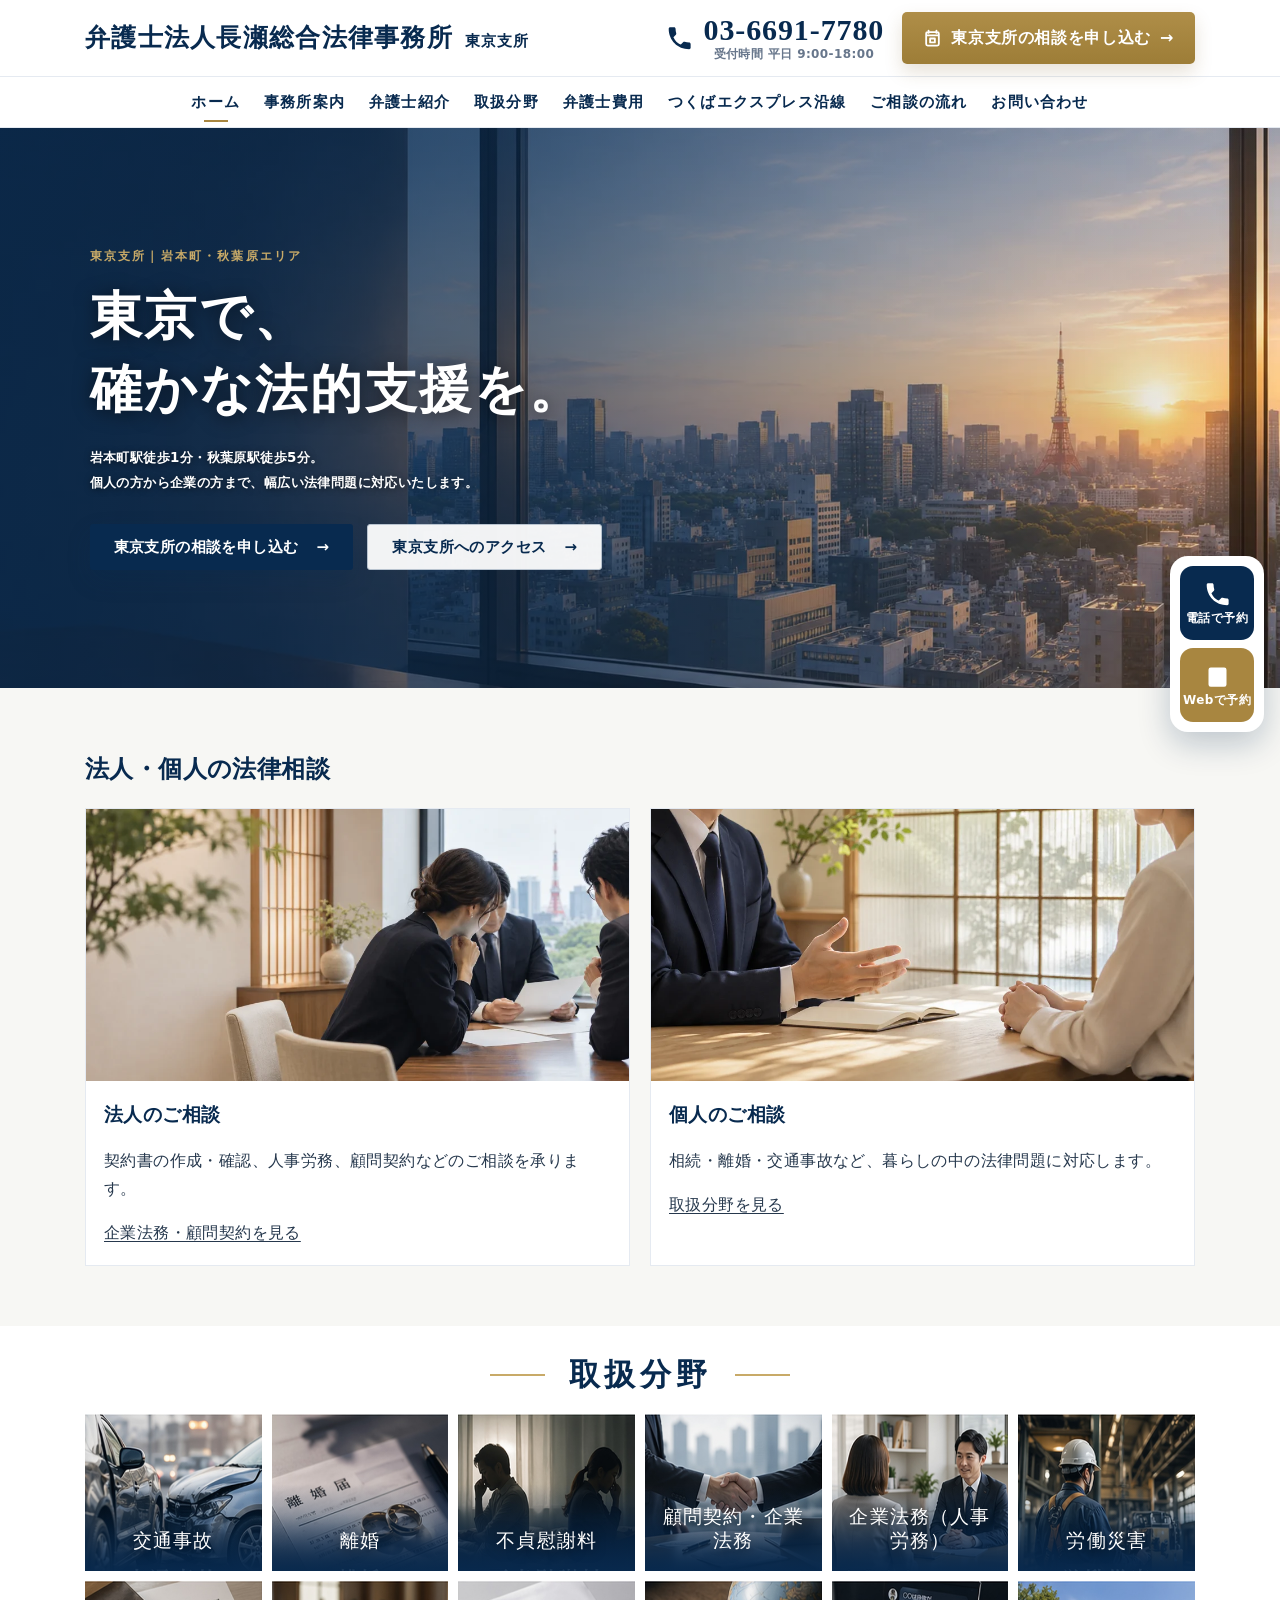
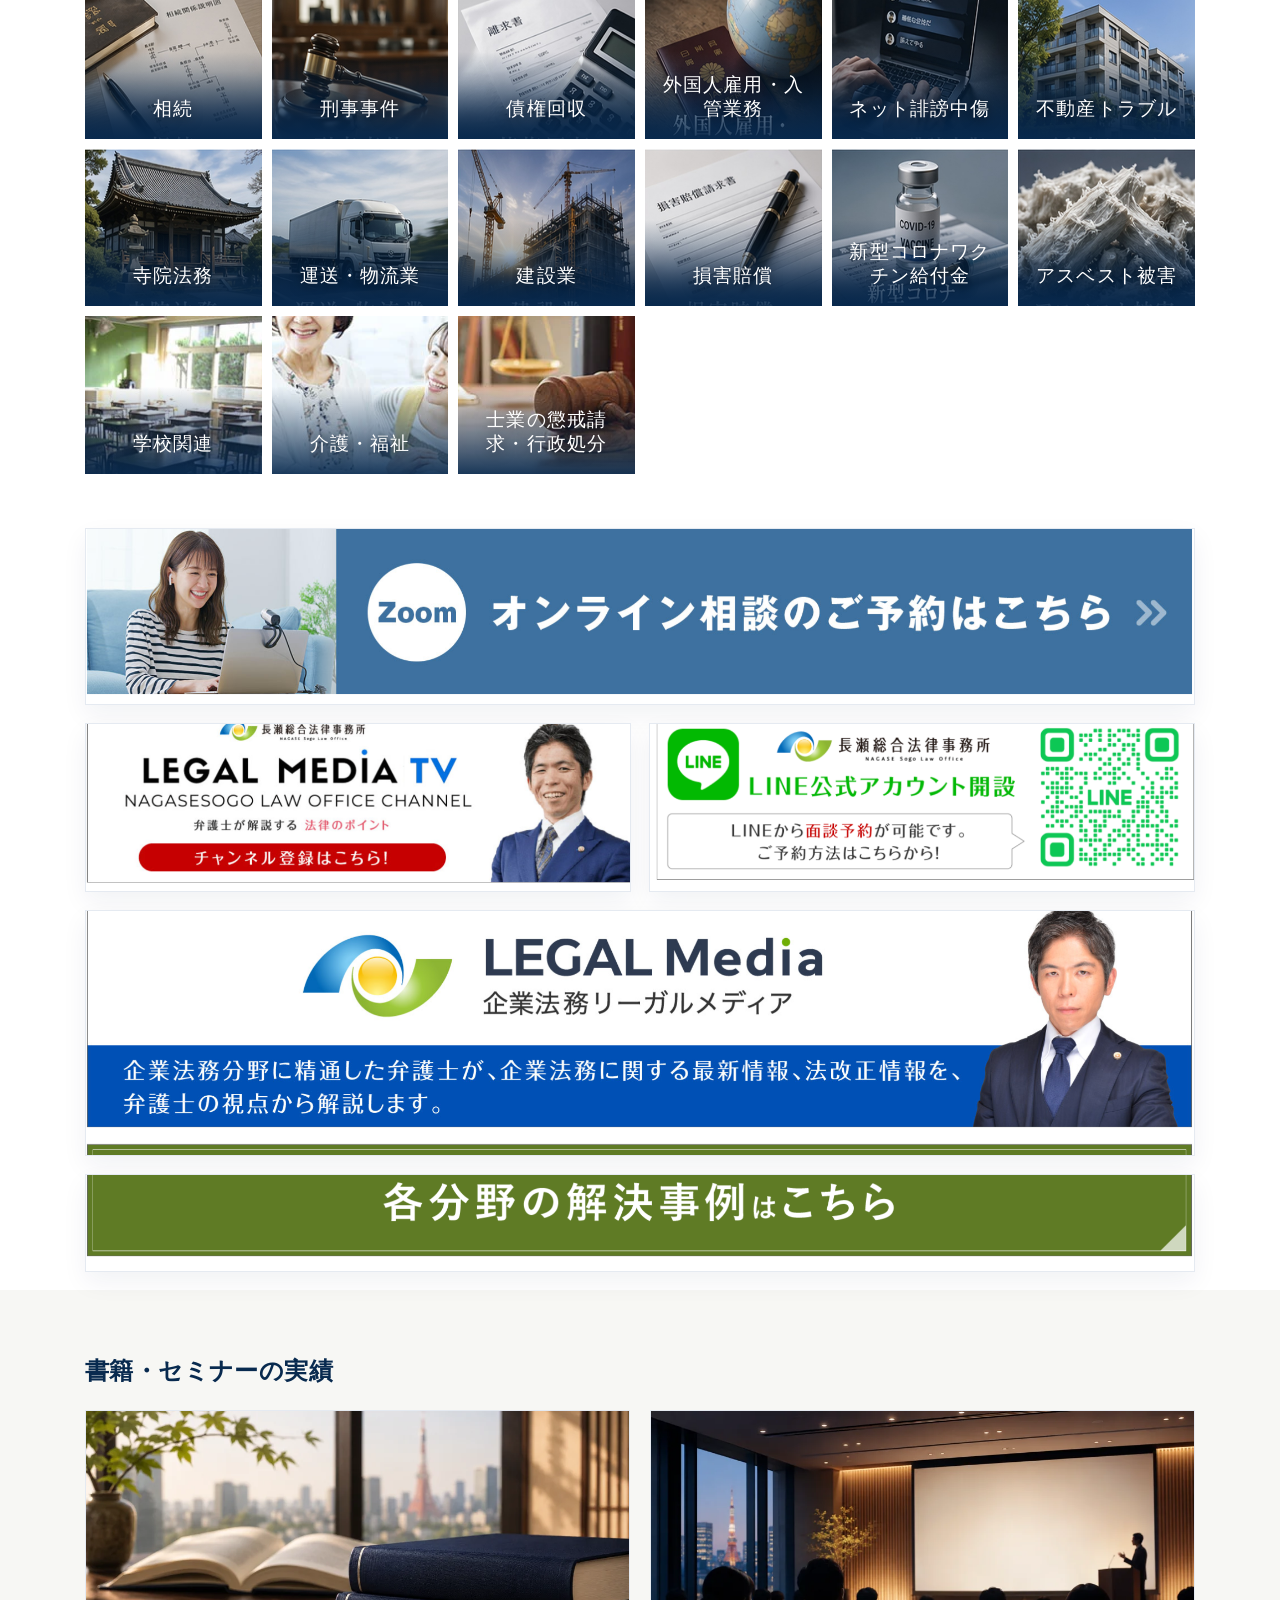
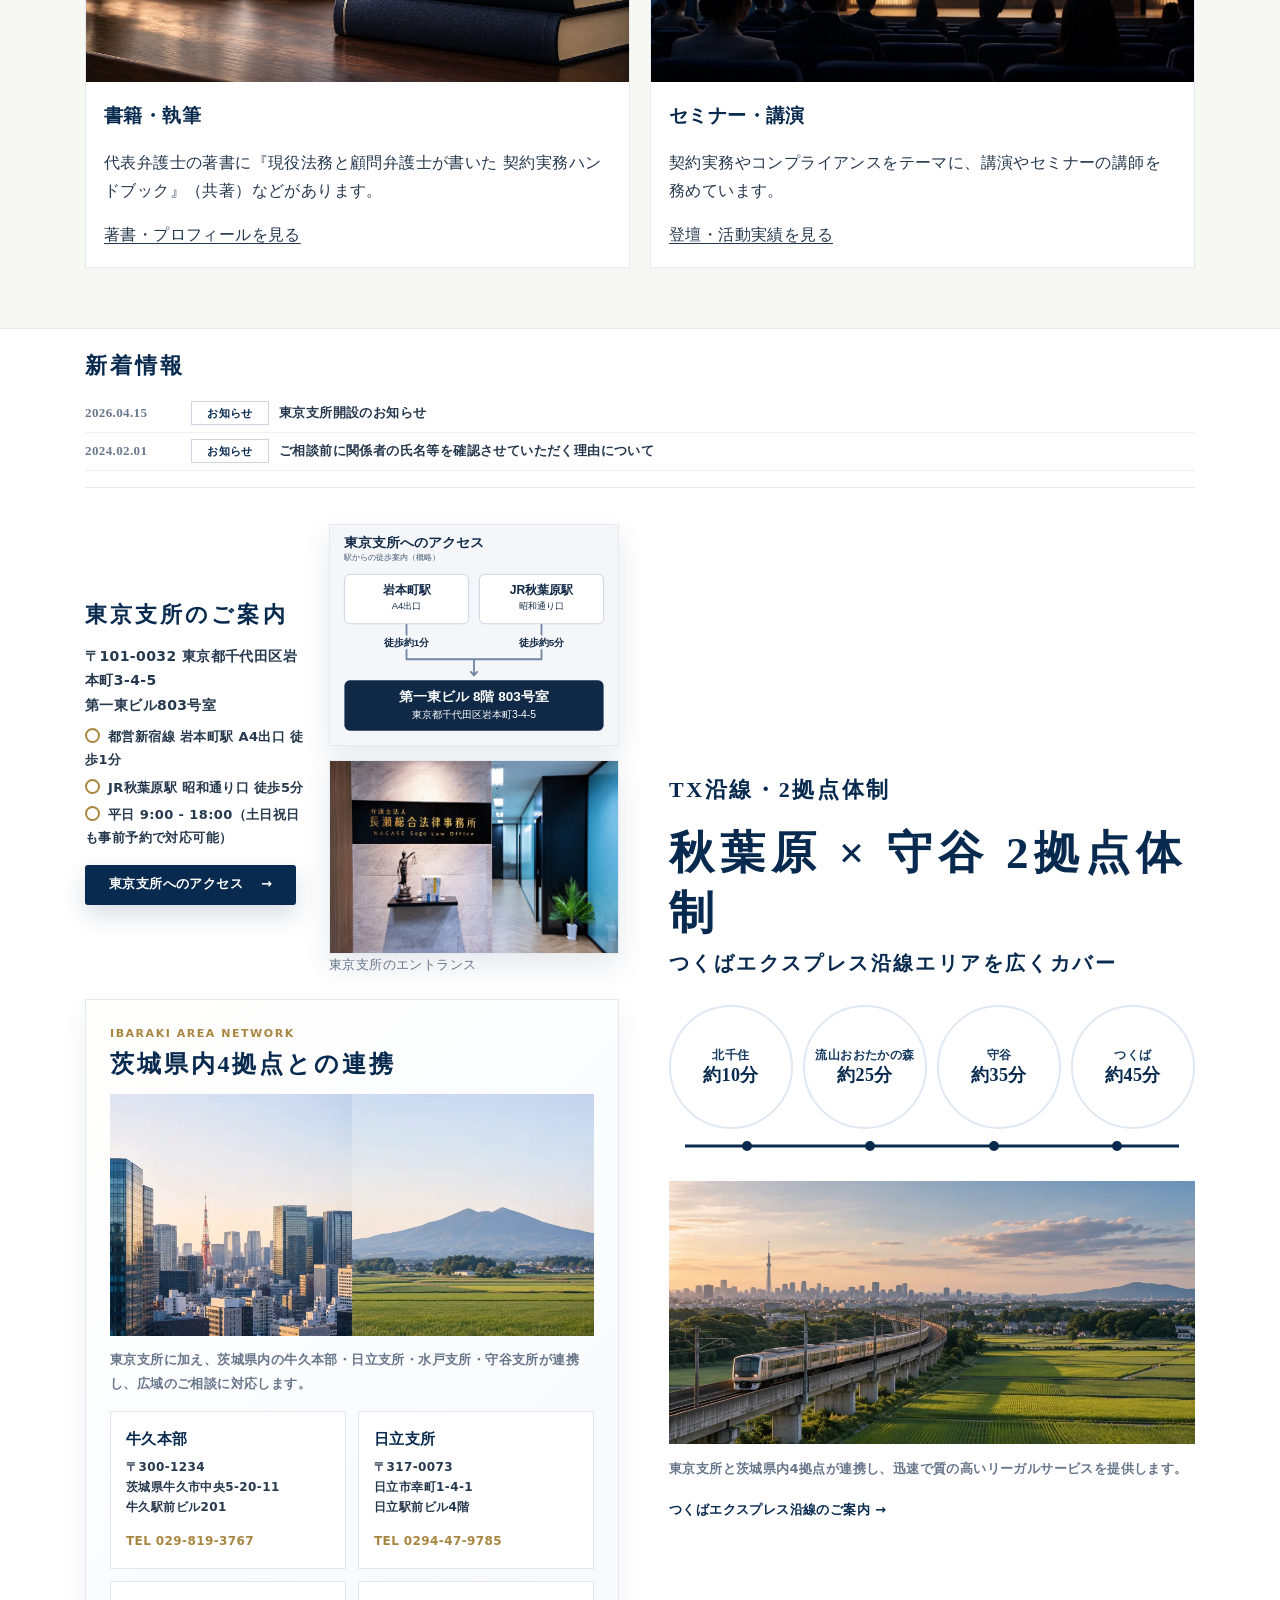
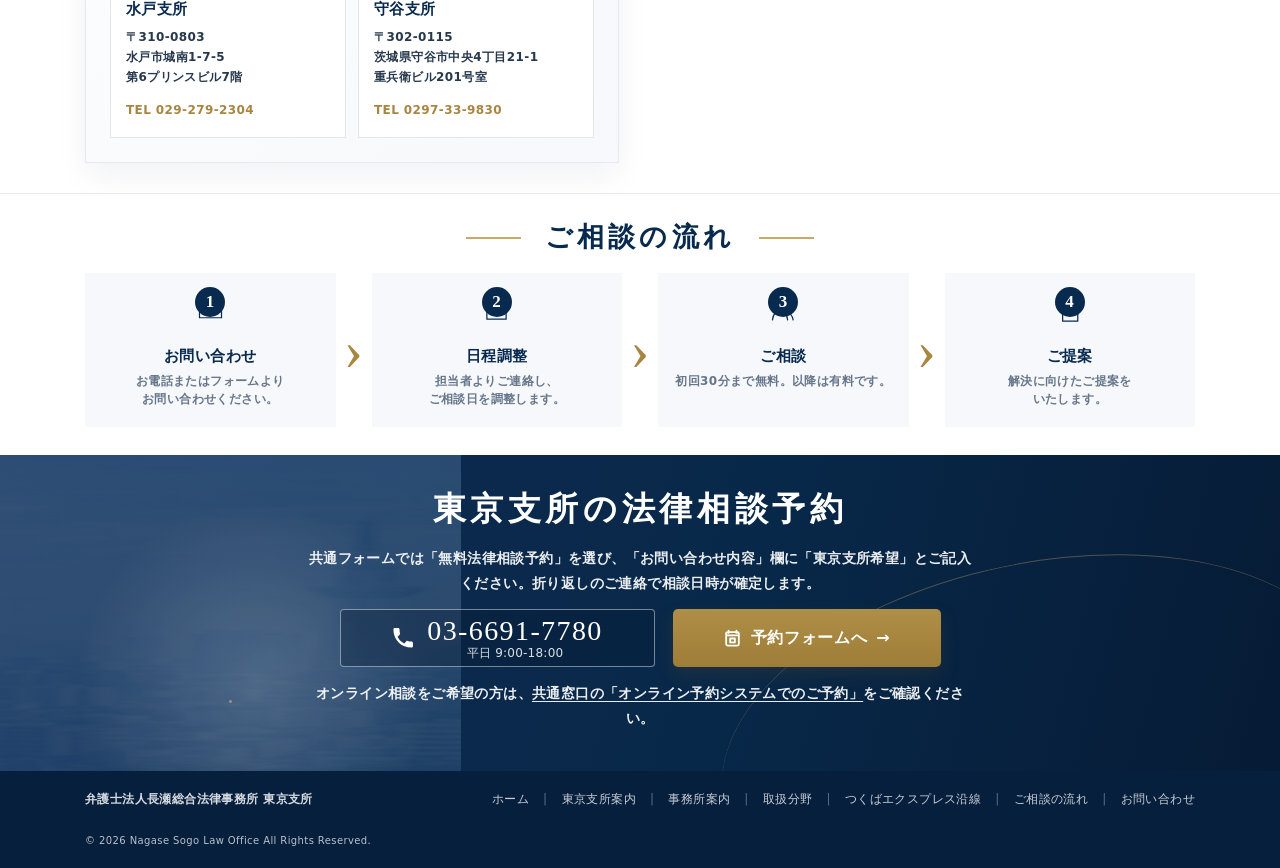
<file: index.html>
<!doctype html>
<html lang="ja">
<head>
  <meta charset="utf-8">
  <meta name="viewport" content="width=device-width, initial-scale=1">
  <title>弁護士法人長瀬総合法律事務所 東京支所｜岩本町・秋葉原の法律相談</title>
  <meta name="description" content="弁護士法人長瀬総合法律事務所 東京支所。岩本町駅徒歩1分、秋葉原駅徒歩5分。個人・法人の幅広い法律問題に対応します。初回30分まで無料で法律相談をご予約いただけます。">
  <meta property="og:type" content="website">
  <meta property="og:title" content="弁護士法人長瀬総合法律事務所 東京支所">
  <meta property="og:description" content="東京で、確かな法的支援を。岩本町駅徒歩1分・秋葉原駅徒歩5分。">
  <meta property="og:image" content="assets/tokyo-morning.webp">
  <link rel="icon" href="assets/favicon.svg" type="image/svg+xml">
  <link rel="preload" as="image" href="assets/tokyo-morning.webp">
  <link rel="stylesheet" href="styles.css">
  <style>
    /* TX沿線：表示駅を4駅に変更したことに伴うレイアウト調整（本ページのみ） */
    .station-circles { grid-template-columns: repeat(4, 1fr); }
    .rail-line { grid-template-columns: repeat(4, 1fr); }
    @media (max-width: 640px) {
      .station-circles { grid-template-columns: repeat(3, 1fr); }
    }
  </style>
  <script type="application/ld+json">
  {
    "@context": "https://schema.org",
    "@type": "LegalService",
    "name": "弁護士法人長瀬総合法律事務所 東京支所",
    "address": {
      "@type": "PostalAddress",
      "postalCode": "101-0032",
      "addressRegion": "東京都",
      "addressLocality": "千代田区",
      "streetAddress": "岩本町3-4-5 第一東ビル803号室"
    },
    "telephone": "03-6691-7780",
    "openingHours": "Mo-Fr 09:00-18:00",
    "areaServed": ["東京都", "千葉県", "埼玉県", "茨城県"]
  }
  </script>
</head>

<body>
  <a class="skip-link" href="#main">本文へ移動</a>

  <header class="site-header" id="top">
    <div class="header-main container">
      <a class="brand" href="#top" aria-label="弁護士法人長瀬総合法律事務所 東京支所 トップへ">
        <span class="brand-office">弁護士法人長瀬総合法律事務所</span>
        <span class="brand-branch">東京支所</span>
      </a>

      <div class="header-contact">
        <a class="header-tel" href="tel:0366917780" aria-label="電話をかける 03-6691-7780">
          <svg viewBox="0 0 24 24" aria-hidden="true"><path d="M6.6 10.8c1.7 3.4 3.2 4.9 6.6 6.6l2.2-2.2c.3-.3.8-.4 1.2-.3 1.3.4 2.6.6 4 .6.7 0 1.3.6 1.3 1.3v3.5c0 .7-.6 1.3-1.3 1.3C10.3 21.6 2.4 13.7 2.4 3.4c0-.7.6-1.3 1.3-1.3h3.5c.7 0 1.3.6 1.3 1.3 0 1.4.2 2.7.6 4 .1.4 0 .8-.3 1.2l-2.2 2.2z"/></svg>
          <span><strong>03-6691-7780</strong><small>受付時間 平日 9:00-18:00</small></span>
        </a>
        <a class="reservation-btn" href="#reserve">
          <svg viewBox="0 0 24 24" aria-hidden="true"><path d="M7 2v3M17 2v3M4 8h16M6 4h12a2 2 0 0 1 2 2v13a2 2 0 0 1-2 2H6a2 2 0 0 1-2-2V6a2 2 0 0 1 2-2zm3 8h6v5H9z"/></svg>
          東京支所の相談を申し込む
          <span aria-hidden="true">→</span>
        </a>
        <button class="nav-toggle" type="button" aria-controls="global-nav" aria-expanded="false">
          <span></span><span></span><span></span>
          <em>MENU</em>
        </button>
      </div>
    </div>

    <nav class="global-nav" id="global-nav" aria-label="グローバルナビゲーション">
      <div class="container nav-inner">
        <a class="current" href="#top">ホーム</a>
        <a href="https://nagasesogo.com/tokyo/">事務所案内</a>
        <a href="https://nagasesogo.com/profile/">弁護士紹介</a>
        <a href="#practice">取扱分野</a>
        <a href="https://nagasesogo.com/fee/">弁護士費用</a>
        <a href="#ngs-tx">つくばエクスプレス沿線</a>
        <a href="#flow">ご相談の流れ</a>
        <a href="#reserve">お問い合わせ</a>
      </div>
    </nav>
  </header>

  <main id="main">
    <section class="hero hero-office" aria-labelledby="hero-title">
      <div class="hero-office-stage">
        <img src="assets/tokyo-morning.webp" alt="" class="hero-office-bg">
        <div class="hero-office-overlay" aria-hidden="true"></div>
        <div class="hero-office-content">
          <p class="hero-office-kicker">東京支所｜岩本町・秋葉原エリア</p>
          <h1 id="hero-title" class="hero-office-title">東京で、<br>確かな法的支援を。</h1>
          <p class="hero-office-lead">岩本町駅徒歩1分・秋葉原駅徒歩5分。<br>個人の方から企業の方まで、幅広い法律問題に対応いたします。</p>
          <div class="hero-office-actions">
            <a class="button primary" href="#reserve">東京支所の相談を申し込む <span aria-hidden="true">→</span></a>
            <a class="button outline" href="https://nagasesogo.com/tokyo/">東京支所へのアクセス <span aria-hidden="true">→</span></a>
          </div>
        </div>
      </div>
    </section>

    <section class="editorial-block" aria-labelledby="consult-title">
      <div class="container">
        <h2 id="consult-title">法人・個人の法律相談</h2>
        <div class="editorial-grid">
          <article class="editorial-card">
            <img class="editorial-image" src="assets/business-consultation.webp" alt="" loading="lazy">
            <div><h3>法人のご相談</h3><p>契約書の作成・確認、人事労務、顧問契約などのご相談を承ります。</p><a href="https://houmu.nagasesogo.com/">企業法務・顧問契約を見る</a></div>
          </article>
          <article class="editorial-card">
            <img class="editorial-image" src="assets/personal-consultation.webp" alt="" loading="lazy">
            <div><h3>個人のご相談</h3><p>相続・離婚・交通事故など、暮らしの中の法律問題に対応します。</p><a href="#practice">取扱分野を見る</a></div>
          </article>
        </div>
      </div>
    </section>

    <section class="practice section-block" id="practice" aria-labelledby="practice-title">
      <div class="heading-line">
        <span></span>
        <h2 id="practice-title">取扱分野</h2>
        <span></span>
      </div>

      <div class="container practice-grid">
        <a href="https://jiko.nagasesogo.com/" class="practice-card"><img src="assets/practice-traffic.jpg" alt=""><span>交通事故</span></a>
        <a href="https://rikon.nagasesogo.com/" class="practice-card"><img src="assets/practice-divorce.jpg" alt=""><span>離婚</span></a>
        <a href="https://uwaki-furin-nagasesogo.com/" class="practice-card"><img src="assets/practice-infidelity.jpg" alt=""><span>不貞慰謝料</span></a>
        <a href="https://houmu.nagasesogo.com/" class="practice-card"><img src="assets/practice-corporate.jpg" alt=""><span>顧問契約・企業法務</span></a>
        <a href="https://roudou.nagasesogo.com/" class="practice-card"><img src="assets/practice-labor.jpg" alt=""><span>企業法務（人事労務）</span></a>
        <a href="https://rousai-nagasesogo.com/" class="practice-card"><img src="assets/practice-work-injury.jpg" alt=""><span>労働災害</span></a>
        <a href="https://souzoku.nagasesogo.com/" class="practice-card"><img src="assets/practice-inheritance.jpg" alt=""><span>相続</span></a>
        <a href="https://keiji.nagasesogo.com/" class="practice-card"><img src="assets/practice-criminal.jpg" alt=""><span>刑事事件</span></a>
        <a href="https://saikenkaisyu.nagasesogo.com/" class="practice-card"><img src="assets/practice-collection.jpg" alt=""><span>債権回収</span></a>
        <a href="https://immigration.nagasesogo.com/" class="practice-card"><img src="assets/practice-immigration.jpg" alt=""><span>外国人雇用・入管業務</span></a>
        <a href="https://johokanri-nagasesogo.com/" class="practice-card"><img src="assets/practice-defamation.jpg" alt=""><span>ネット誹謗中傷</span></a>
        <a href="https://fudousan-nagasesogo.com/" class="practice-card"><img src="assets/practice-real-estate.jpg" alt=""><span>不動産トラブル</span></a>
        <a href="https://jiin-houmu-nagasesogo.com/" class="practice-card"><img src="assets/practice-temple.jpg" alt=""><span>寺院法務</span></a>
        <a href="https://unso-nagasesogo.com/" class="practice-card"><img src="assets/practice-transport.jpg" alt=""><span>運送・物流業</span></a>
        <a href="https://kenchiku-nagasesogo.com/" class="practice-card"><img src="assets/practice-construction.jpg" alt=""><span>建設業</span></a>
        <a href="https://songai-nagasesogo.com/" class="practice-card"><img src="assets/practice-damages.jpg" alt=""><span>損害賠償</span></a>
        <a href="https://nagasesogo.com/support-covid-19-benefit/" class="practice-card"><img src="assets/practice-covid-vaccine.jpg" alt=""><span>新型コロナワクチン給付金</span></a>
        <a href="https://asbestos-nagasesogo.com/" class="practice-card"><img src="assets/practice-asbestos.jpg" alt=""><span>アスベスト被害</span></a>
        <a href="https://nagasesogo-school.com/" class="practice-card"><img src="assets/practice-school.webp" alt="" loading="lazy"><span>学校関連</span></a>
        <a href="https://nagasesogo-fukushi-kaigo.com/" class="practice-card"><img src="assets/practice-care.webp" alt="" loading="lazy"><span>介護・福祉</span></a>
        <a href="https://nagasesogo-profession.com/" class="practice-card"><img src="assets/practice-profession.webp" alt="" loading="lazy"><span>士業の懲戒請求・行政処分</span></a>
      </div>
    </section>

    <section class="promo-banners section-block" aria-labelledby="promo-banners-title">
      <div class="container">
        <h2 id="promo-banners-title" class="sr-only">ご案内バナー</h2>

        <a class="promo-banner promo-banner-full" href="#zoom-reserve">
          <img src="assets/banner-zoom.png" alt="Zoom オンライン相談のご予約はこちら">
        </a>

        <div class="promo-banner-grid">
          <a class="promo-banner" href="https://www.youtube.com/%40nagasesogo" target="_blank" rel="noopener noreferrer">
            <img src="assets/banner-tv.png" alt="LEGAL MEDIA TV チャンネル登録はこちら">
          </a>
          <a class="promo-banner" href="https://nagasesogo.com/line/" target="_blank" rel="noopener noreferrer">
            <img src="assets/banner-line.png" alt="LINE公式アカウント開設 LINEから面談予約が可能です">
          </a>
        </div>

        <a class="promo-banner promo-banner-full" href="https://houmu.nagasesogo.com/media/" target="_blank" rel="noopener noreferrer">
          <img src="assets/banner-legalmedia.png" alt="LEGAL Media 企業法務リーガルメディア">
        </a>

        <a class="promo-banner promo-banner-full" href="https://nagasesogo.com/jirei/" target="_blank" rel="noopener noreferrer">
          <img src="assets/banner-cases.png" alt="各分野の解決事例はこちら">
        </a>
      </div>
    </section>

    <section class="editorial-block" aria-labelledby="work-title">
      <div class="container">
        <h2 id="work-title">書籍・セミナーの実績</h2>
        <div class="editorial-grid">
          <article class="editorial-card">
            <img class="editorial-image" src="assets/legal-books.webp" alt="" loading="lazy">
            <div><h3>書籍・執筆</h3><p>代表弁護士の著書に『現役法務と顧問弁護士が書いた 契約実務ハンドブック』（共著）などがあります。</p><a href="https://nagasesogo.com/profile/01_nagase/">著書・プロフィールを見る</a></div>
          </article>
          <article class="editorial-card">
            <img class="editorial-image" src="assets/legal-seminar.webp" alt="" loading="lazy">
            <div><h3>セミナー・講演</h3><p>契約実務やコンプライアンスをテーマに、講演やセミナーの講師を務めています。</p><a href="https://nagasesogo.com/media/">登壇・活動実績を見る</a></div>
          </article>
        </div>
      </div>
    </section>

    <section class="information" aria-label="新着情報・アクセス・TX沿線">
      <div class="container">
        <section class="news" id="news" aria-labelledby="news-title">
          <div class="panel-heading">
            <h2 id="news-title">新着情報</h2>
          </div>
          <ul class="news-list" id="latest-news-list" data-feed="https://nagasesogo.com/wp-json/wp/v2/posts?per_page=4&_embed=1">
            <li class="news-loading"><time>取得中</time><span>NEWS</span><a href="https://nagasesogo.com/info-240201/">総合サイトの新着情報を読み込んでいます</a></li>
          </ul>
        </section>

        <div class="info-layout">
          <div class="info-left">
            <section class="office" id="office" aria-labelledby="office-title">
              <div class="office-copy">
                <h2 id="office-title">東京支所のご案内</h2>
                <address>
                  〒101-0032 東京都千代田区岩本町3-4-5<br>
                  第一東ビル803号室
                </address>
                <p>都営新宿線 岩本町駅 A4出口 徒歩1分</p>
                <p>JR秋葉原駅 昭和通り口 徒歩5分</p>
                <p>平日 9:00 - 18:00（土日祝日も事前予約で対応可能）</p>
                <a class="button primary small" href="https://nagasesogo.com/tokyo/">東京支所へのアクセス <span aria-hidden="true">→</span></a>
              </div>
              <div class="access-visuals">
                <a href="https://nagasesogo.com/tokyo/"><img src="assets/office-access.svg" alt="東京支所へのアクセス。岩本町駅A4出口から徒歩約1分、JR秋葉原駅昭和通り口から徒歩約5分。第一東ビル8階803号室。" loading="lazy"></a>
                <figure><img src="assets/office-hero.jpg" alt="東京支所のエントランス" loading="lazy"><figcaption>東京支所のエントランス</figcaption></figure>
              </div>
            </section>

            <section class="branch-network" aria-labelledby="branch-network-title">
              <p class="branch-kicker">Ibaraki Area Network</p>
              <h2 id="branch-network-title">茨城県内4拠点との連携</h2>
              <img class="editorial-image" src="assets/tokyo-ibaraki.webp" alt="東京の街並みと筑波山のイメージ" loading="lazy">
              <p class="branch-lead">東京支所に加え、茨城県内の牛久本部・日立支所・水戸支所・守谷支所が連携し、広域のご相談に対応します。</p>
              <div class="branch-grid">
                <article>
                  <a class="branch-link" href="https://nagasesogo.com/office/ushiku/">
                    <h3>牛久本部</h3>
                    <p>〒300-1234<br>茨城県牛久市中央5-20-11<br>牛久駅前ビル201</p>
                  </a>
                  <a href="tel:0298193767">TEL 029-819-3767</a>
                </article>
                <article>
                  <a class="branch-link" href="https://nagasesogo.com/office/hitachi/">
                    <h3>日立支所</h3>
                    <p>〒317-0073<br>日立市幸町1-4-1<br>日立駅前ビル4階</p>
                  </a>
                  <a href="tel:0294479785">TEL 0294-47-9785</a>
                </article>
                <article>
                  <a class="branch-link" href="https://nagasesogo.com/office/mito/">
                    <h3>水戸支所</h3>
                    <p>〒310-0803<br>水戸市城南1-7-5<br>第6プリンスビル7階</p>
                  </a>
                  <a href="tel:0292792304">TEL 029-279-2304</a>
                </article>
                <article>
                  <a class="branch-link" href="https://nagasesogo.com/office/moriya/">
                    <h3>守谷支所</h3>
                    <p>〒302-0115<br>茨城県守谷市中央4丁目21-1<br>重兵衛ビル201号室</p>
                  </a>
                  <a href="tel:0297339830">TEL 0297-33-9830</a>
                </article>
              </div>
            </section>
          </div>

          <section class="tx" id="ngs-tx" aria-labelledby="tx-title">
            <p class="tx-label">TX沿線・2拠点体制</p>
            <h2 id="tx-title">秋葉原 × 守谷 2拠点体制</h2>
            <p class="tx-sub">つくばエクスプレス沿線エリアを広くカバー</p>

            <div class="station-circles" aria-label="秋葉原からの目安所要時間">
              <div><span>北千住</span><strong>約10分</strong></div>
              <div><span>流山おおたかの森</span><strong>約25分</strong></div>
              <div><span>守谷</span><strong>約35分</strong></div>
              <div><span>つくば</span><strong>約45分</strong></div>
            </div>

            <div class="rail-line" aria-hidden="true">
              <i></i><i></i><i></i><i></i>
            </div>

            <img class="editorial-image" src="assets/tx-rail.webp" alt="鉄道でつながる沿線のイメージ" loading="lazy">
            <p class="tx-note">東京支所と茨城県内4拠点が連携し、迅速で質の高いリーガルサービスを提供します。</p>
            <a class="text-link" href="https://nagasesogo.com/tokyo/">つくばエクスプレス沿線のご案内 <span aria-hidden="true">→</span></a>
          </section>
        </div>
      </div>
    </section>

    <section class="flow section-block" id="flow" aria-labelledby="flow-title">
      <div class="heading-line heading-line-small">
        <span></span>
        <h2 id="flow-title">ご相談の流れ</h2>
        <span></span>
      </div>

      <div class="container flow-grid">
        <article class="flow-card">
          <b>1</b>
          <svg viewBox="0 0 48 48" aria-hidden="true"><path d="M8 14h32v22H8zM8 14l16 13 16-13"/></svg>
          <h3>お問い合わせ</h3>
          <p>お電話またはフォームより<br>お問い合わせください。</p>
        </article>

        <article class="flow-card">
          <b>2</b>
          <svg viewBox="0 0 48 48" aria-hidden="true"><path d="M14 8v7M34 8v7M10 17h28M12 12h24a2 2 0 0 1 2 2v24H10V14a2 2 0 0 1 2-2zm7 13h6M19 31h12"/></svg>
          <h3>日程調整</h3>
          <p>担当者よりご連絡し、<br>ご相談日を調整します。</p>
        </article>

        <article class="flow-card">
          <b>3</b>
          <svg viewBox="0 0 48 48" aria-hidden="true"><path d="M19 21a6 6 0 1 0 0-12 6 6 0 0 0 0 12zm10 2a5 5 0 1 0 0-10M8 39c1-8 5-13 11-13s10 5 11 13M28 28c5 1 9 5 10 11"/></svg>
          <h3>ご相談</h3>
          <p>初回30分まで無料。以降は有料です。</p>
        </article>

        <article class="flow-card">
          <b>4</b>
          <svg viewBox="0 0 48 48" aria-hidden="true"><path d="M14 7h15l7 7v27H14zM29 7v8h7M19 24h12M19 31h12"/></svg>
          <h3>ご提案</h3>
          <p>解決に向けたご提案を<br>いたします。</p>
        </article>
      </div>
    </section>

    <section class="contact-cta" id="reserve" aria-labelledby="contact-title">
      <div class="container contact-inner">
        <h2 id="contact-title">東京支所の法律相談予約</h2>
        <p class="reservation-guidance">共通フォームでは「無料法律相談予約」を選び、「お問い合わせ内容」欄に「東京支所希望」とご記入ください。折り返しのご連絡で相談日時が確定します。</p>
        <div class="contact-actions">
          <a class="cta-phone" href="tel:0366917780">
            <svg viewBox="0 0 24 24" aria-hidden="true"><path d="M6.6 10.8c1.7 3.4 3.2 4.9 6.6 6.6l2.2-2.2c.3-.3.8-.4 1.2-.3 1.3.4 2.6.6 4 .6.7 0 1.3.6 1.3 1.3v3.5c0 .7-.6 1.3-1.3 1.3C10.3 21.6 2.4 13.7 2.4 3.4c0-.7.6-1.3 1.3-1.3h3.5c.7 0 1.3.6 1.3 1.3 0 1.4.2 2.7.6 4 .1.4 0 .8-.3 1.2l-2.2 2.2z"/></svg>
            <span>03-6691-7780<small>平日 9:00-18:00</small></span>
          </a>
          <a class="reservation-btn cta-reserve" href="https://nagasesogo.com/contact/">
            <svg viewBox="0 0 24 24" aria-hidden="true"><path d="M7 2v3M17 2v3M4 8h16M6 4h12a2 2 0 0 1 2 2v13a2 2 0 0 1-2 2H6a2 2 0 0 1-2-2V6a2 2 0 0 1 2-2zm3 8h6v5H9z"/></svg>
            予約フォームへ
            <span aria-hidden="true">→</span>
          </a>
        </div>
        <p id="zoom-reserve" class="reservation-guidance">オンライン相談をご希望の方は、<a href="https://nagasesogo.com/contact/">共通窓口の「オンライン予約システムでのご予約」</a>をご確認ください。</p>
      </div>
    </section>
  </main>

  <aside class="floating-cta" aria-label="固定お問い合わせ">
    <a href="tel:0366917780">
      <svg viewBox="0 0 24 24" aria-hidden="true"><path d="M6.6 10.8c1.7 3.4 3.2 4.9 6.6 6.6l2.2-2.2c.3-.3.8-.4 1.2-.3 1.3.4 2.6.6 4 .6.7 0 1.3.6 1.3 1.3v3.5c0 .7-.6 1.3-1.3 1.3C10.3 21.6 2.4 13.7 2.4 3.4c0-.7.6-1.3 1.3-1.3h3.5c.7 0 1.3.6 1.3 1.3 0 1.4.2 2.7.6 4 .1.4 0 .8-.3 1.2l-2.2 2.2z"/></svg>
      電話で予約
    </a>
    <a href="#reserve">
      <svg viewBox="0 0 24 24" aria-hidden="true"><path d="M7 2v3M17 2v3M4 8h16M6 4h12a2 2 0 0 1 2 2v13a2 2 0 0 1-2 2H6a2 2 0 0 1-2-2V6a2 2 0 0 1 2-2z"/></svg>
      Webで予約
    </a>
  </aside>

  <footer class="site-footer">
    <div class="container footer-inner">
      <p>弁護士法人長瀬総合法律事務所 東京支所</p>
      <nav aria-label="フッターナビゲーション">
        <a href="#top">ホーム</a>
        <a href="#office">東京支所案内</a>
        <a href="https://nagasesogo.com/tokyo/">事務所案内</a>
        <a href="#practice">取扱分野</a>
        <a href="#ngs-tx">つくばエクスプレス沿線</a>
        <a href="#flow">ご相談の流れ</a>
        <a href="#reserve">お問い合わせ</a>
      </nav>
      <small>© <span id="year">2026</span> Nagase Sogo Law Office All Rights Reserved.</small>
    </div>
  </footer>

  <script src="script.js" defer></script>
</body>
</html>
</file>
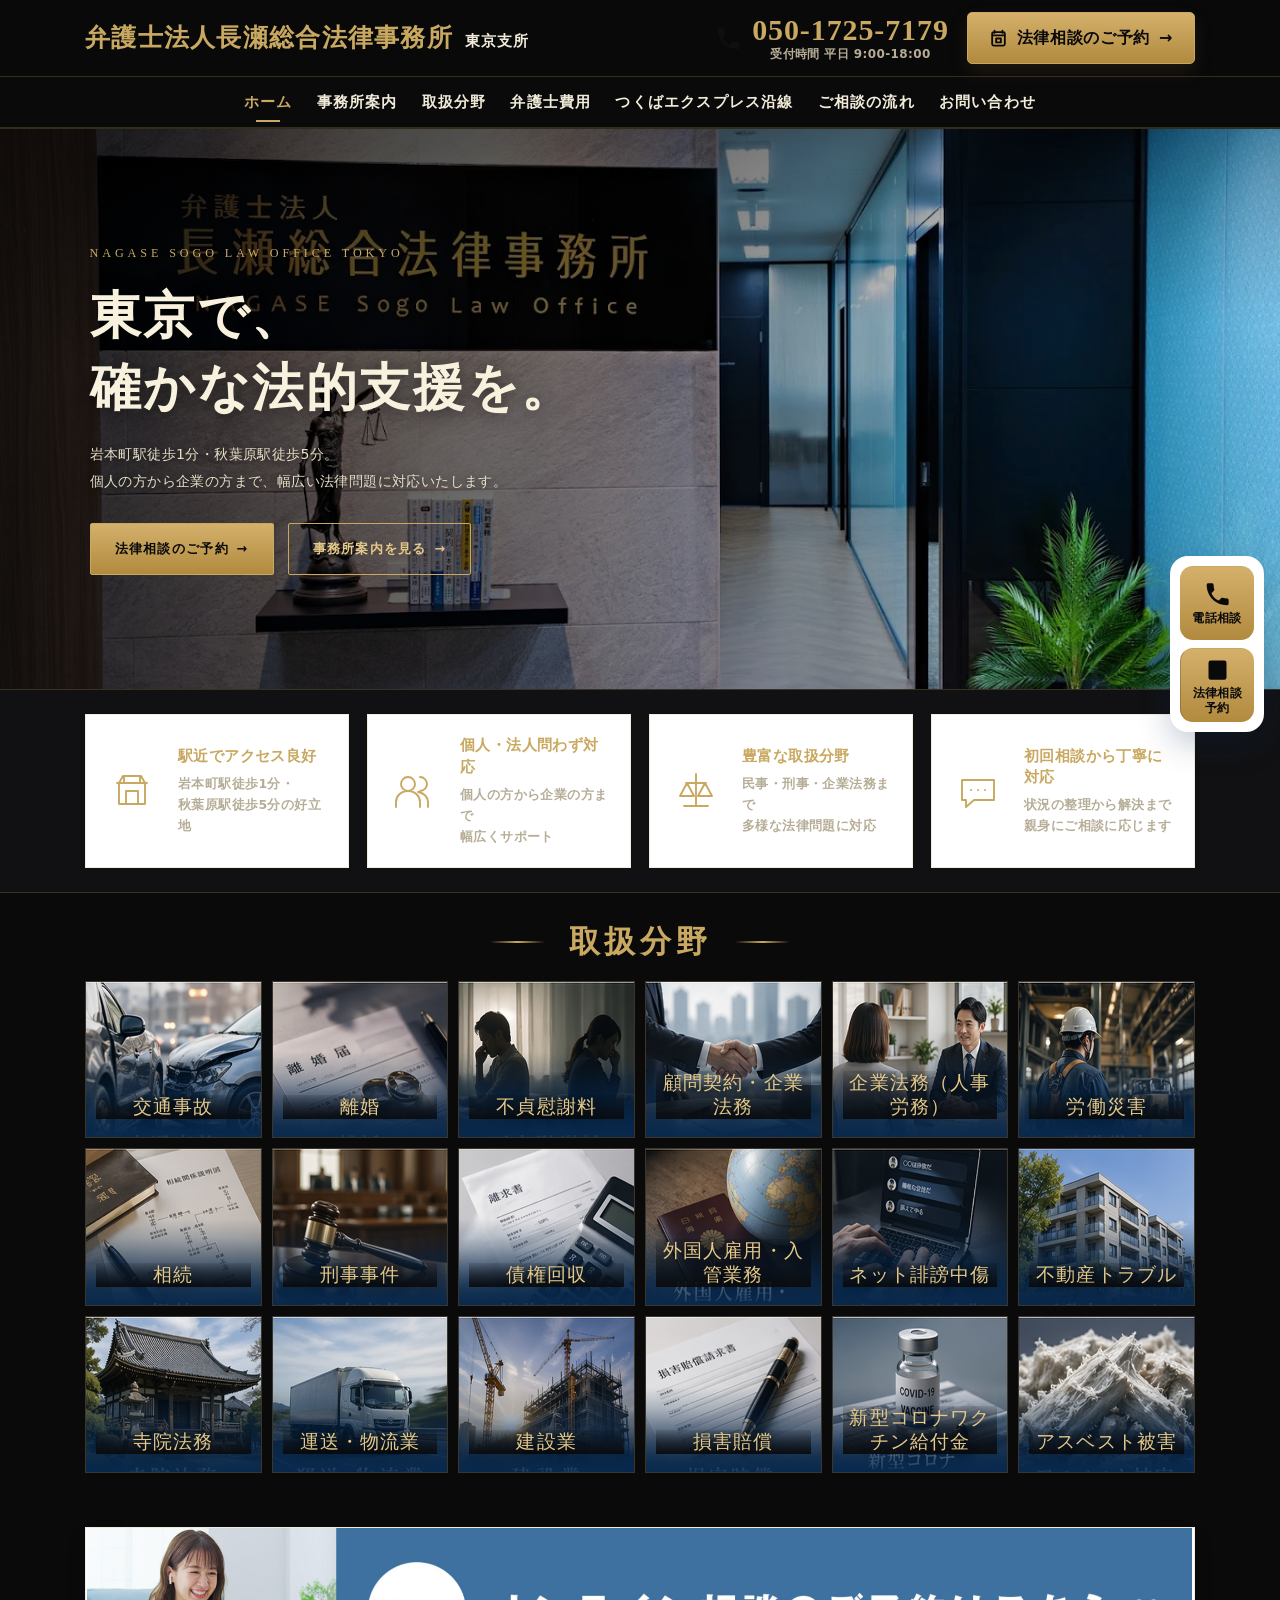
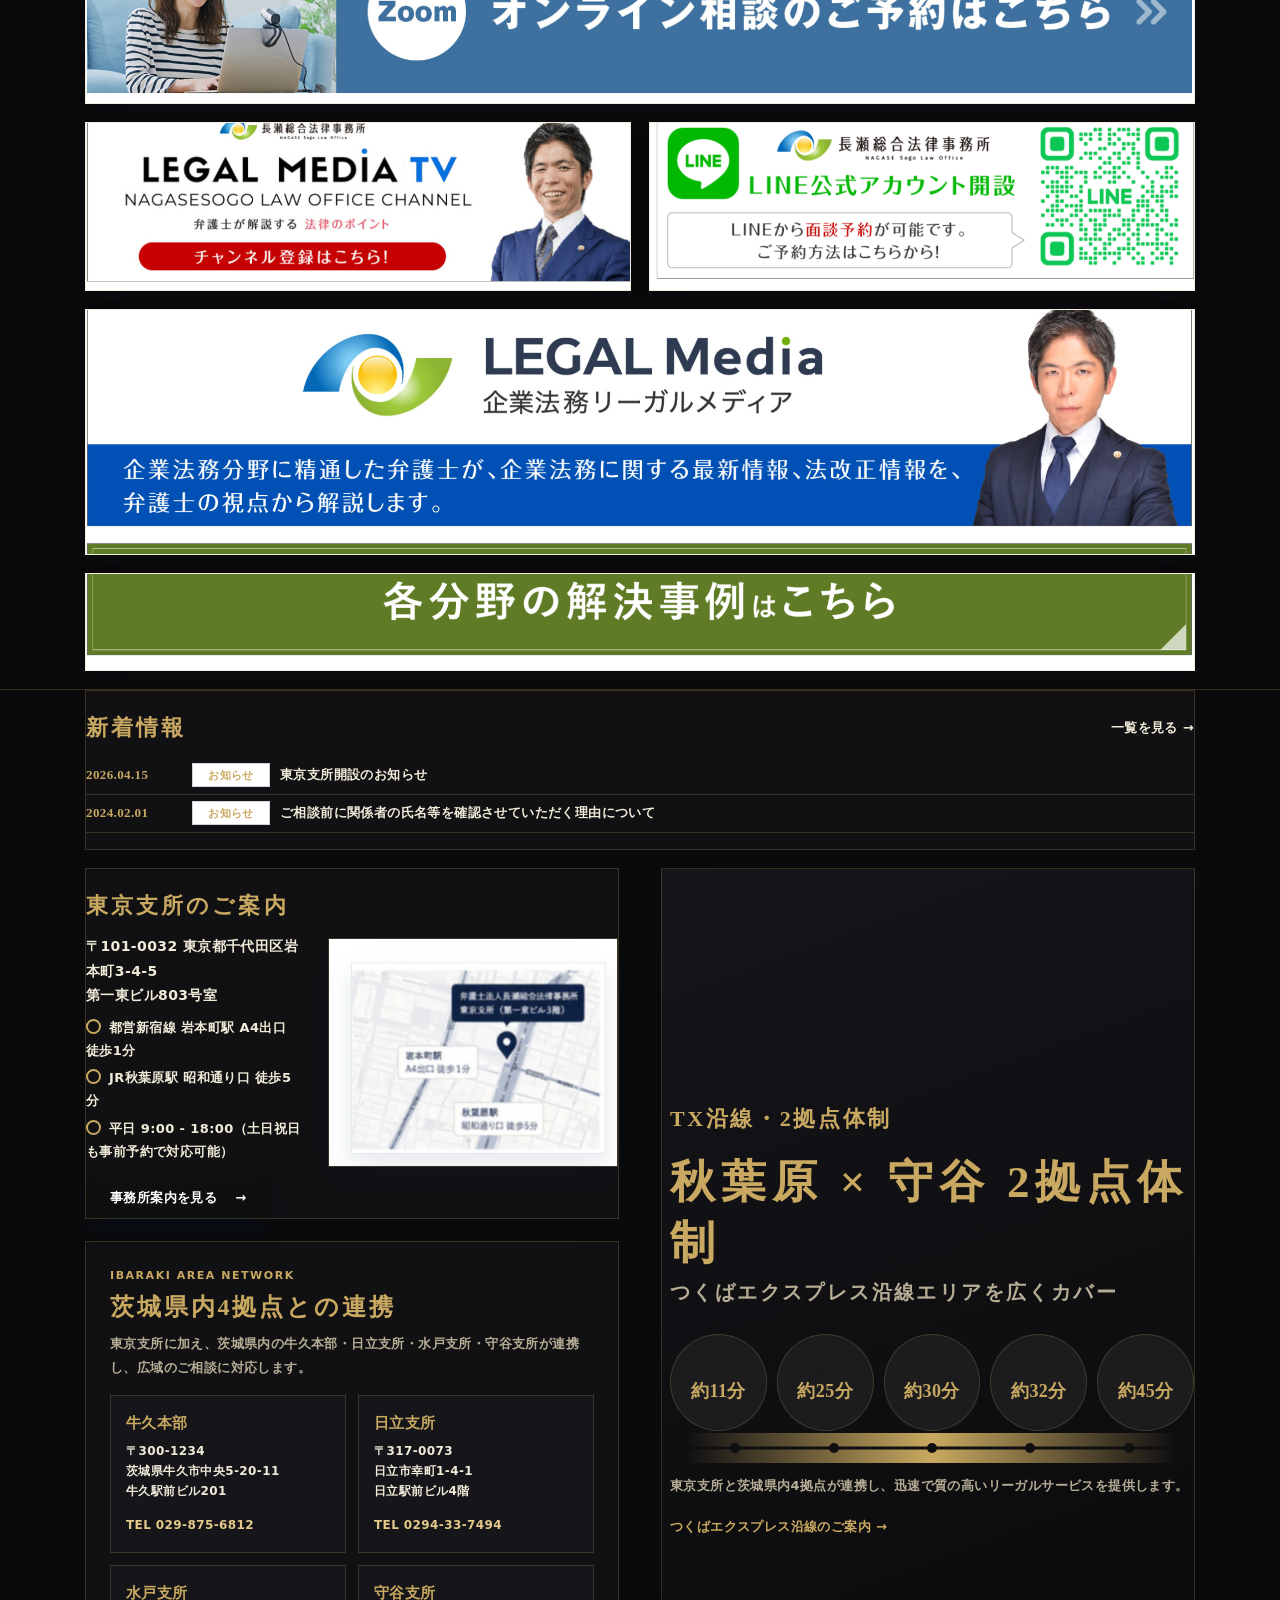
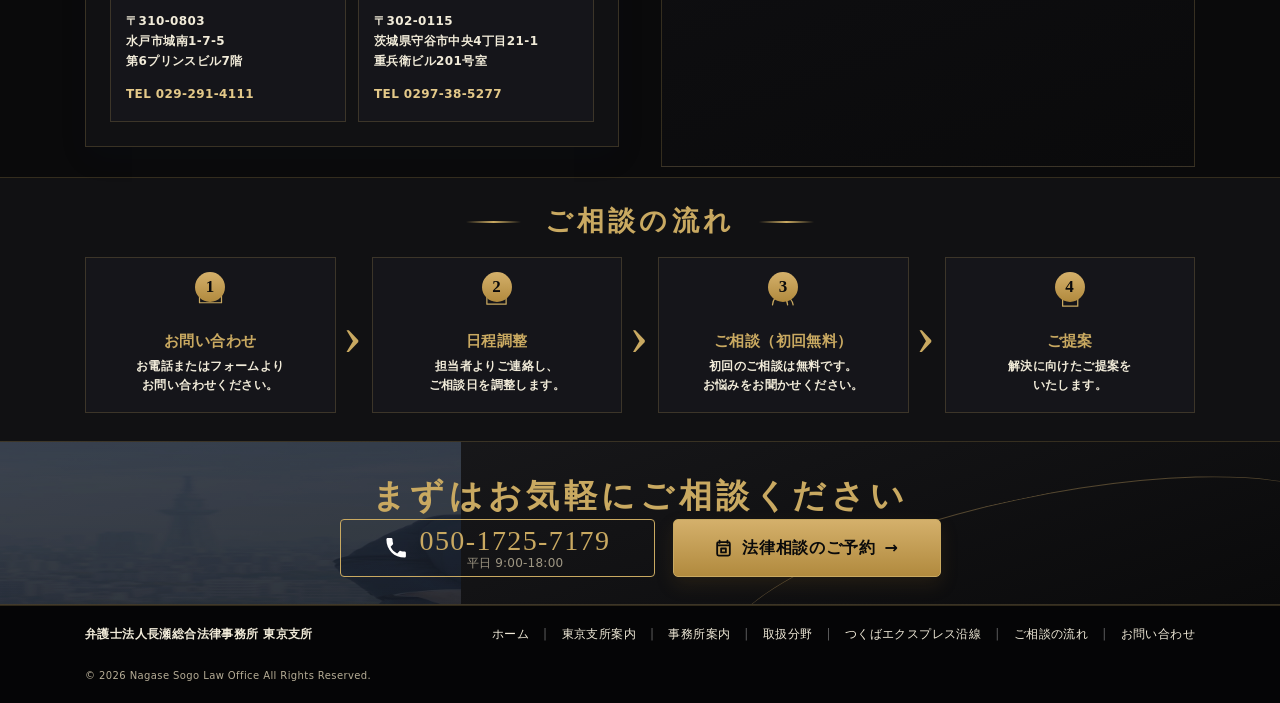
<file: index-luxury.html>
<!doctype html>
<html lang="ja">
<head>
  <meta charset="utf-8">
  <meta name="viewport" content="width=device-width, initial-scale=1">
  <title>弁護士法人長瀬総合法律事務所 東京支所｜岩本町・秋葉原の法律相談</title>
  <meta name="description" content="弁護士法人長瀬総合法律事務所 東京支所。岩本町駅徒歩1分、秋葉原駅徒歩5分。個人・法人の幅広い法律問題に対応します。初回無料相談をご予約いただけます。">
  <meta property="og:type" content="website">
  <meta property="og:title" content="弁護士法人長瀬総合法律事務所 東京支所">
  <meta property="og:description" content="東京で、確かな法的支援を。岩本町駅徒歩1分・秋葉原駅徒歩5分。">
  <meta property="og:image" content="assets/office-hero.jpg">
  <link rel="icon" href="assets/favicon.svg" type="image/svg+xml">
  <link rel="preload" as="image" href="assets/office-hero.jpg">
  <link rel="stylesheet" href="styles.css">
  <link rel="stylesheet" href="styles-luxury.css">
  <script type="application/ld+json">
  {
    "@context": "https://schema.org",
    "@type": "LegalService",
    "name": "弁護士法人長瀬総合法律事務所 東京支所",
    "address": {
      "@type": "PostalAddress",
      "postalCode": "101-0032",
      "addressRegion": "東京都",
      "addressLocality": "千代田区",
      "streetAddress": "岩本町3-4-5 第一東ビル803号室"
    },
    "telephone": "050-1725-7179",
    "openingHours": "Mo-Fr 09:00-18:00",
    "areaServed": ["東京都", "千葉県", "埼玉県", "茨城県"]
  }
  </script>
</head>

<body class="theme-luxury">
  <a class="skip-link" href="#main">本文へ移動</a>

  <header class="site-header" id="top">
    <div class="header-main container">
      <a class="brand" href="#top" aria-label="弁護士法人長瀬総合法律事務所 東京支所 トップへ">
        <span class="brand-office">弁護士法人長瀬総合法律事務所</span>
        <span class="brand-branch">東京支所</span>
      </a>

      <div class="header-contact">
        <a class="header-tel" href="tel:05017257179" aria-label="電話をかける 050-1725-7179">
          <svg viewBox="0 0 24 24" aria-hidden="true"><path d="M6.6 10.8c1.7 3.4 3.2 4.9 6.6 6.6l2.2-2.2c.3-.3.8-.4 1.2-.3 1.3.4 2.6.6 4 .6.7 0 1.3.6 1.3 1.3v3.5c0 .7-.6 1.3-1.3 1.3C10.3 21.6 2.4 13.7 2.4 3.4c0-.7.6-1.3 1.3-1.3h3.5c.7 0 1.3.6 1.3 1.3 0 1.4.2 2.7.6 4 .1.4 0 .8-.3 1.2l-2.2 2.2z"/></svg>
          <span><strong>050-1725-7179</strong><small>受付時間 平日 9:00-18:00</small></span>
        </a>
        <a class="reservation-btn" href="https://nagasesogo.com/contact/">
          <svg viewBox="0 0 24 24" aria-hidden="true"><path d="M7 2v3M17 2v3M4 8h16M6 4h12a2 2 0 0 1 2 2v13a2 2 0 0 1-2 2H6a2 2 0 0 1-2-2V6a2 2 0 0 1 2-2zm3 8h6v5H9z"/></svg>
          法律相談のご予約
          <span aria-hidden="true">→</span>
        </a>
        <button class="nav-toggle" type="button" aria-controls="global-nav" aria-expanded="false">
          <span></span><span></span><span></span>
          <em>MENU</em>
        </button>
      </div>
    </div>

    <nav class="global-nav" id="global-nav" aria-label="グローバルナビゲーション">
      <div class="container nav-inner">
        <a class="current" href="#top">ホーム</a>
        <a href="https://nagasesogo.com/office/">事務所案内</a>
        <a href="#practice">取扱分野</a>
        <a href="https://nagasesogo.com/fee/">弁護士費用</a>
        <a href="#ngs-tx">つくばエクスプレス沿線</a>
        <a href="#flow">ご相談の流れ</a>
        <a href="https://nagasesogo.com/contact/">お問い合わせ</a>
      </div>
    </nav>
  </header>

  <main id="main">
    <section class="hero hero-luxury" aria-labelledby="hero-title">
      <div class="hero-luxury-stage">
        <img src="assets/office-hero.jpg" alt="弁護士法人長瀬総合法律事務所 東京支所のエントランス" class="hero-luxury-bg">
        <div class="hero-luxury-overlay" aria-hidden="true"></div>
        <div class="hero-luxury-content">
          <p class="hero-luxury-kicker">NAGASE Sogo Law Office  Tokyo</p>
          <h1 id="hero-title" class="hero-luxury-title">東京で、<br>確かな法的支援を。</h1>
          <p class="hero-luxury-lead">岩本町駅徒歩1分・秋葉原駅徒歩5分。<br>個人の方から企業の方まで、幅広い法律問題に対応いたします。</p>
          <div class="hero-luxury-actions">
            <a class="button-luxury primary" href="https://nagasesogo.com/contact/">法律相談のご予約 <span aria-hidden="true">→</span></a>
            <a class="button-luxury outline" href="https://nagasesogo.com/office/">事務所案内を見る <span aria-hidden="true">→</span></a>
          </div>
        </div>
      </div>
    </section>

    <section class="feature-band" aria-label="東京支所の特長">
      <div class="container feature-grid">
        <article class="feature-card">
          <div class="feature-icon" aria-hidden="true">
            <svg viewBox="0 0 48 48"><path d="M15 9h18l4 7v21H11V16l4-7zM18 37V24h12v13M9 16h30M16 9v7M32 9v7" /></svg>
          </div>
          <div>
            <h2>駅近でアクセス良好</h2>
            <p>岩本町駅徒歩1分・<br>秋葉原駅徒歩5分の好立地</p>
          </div>
        </article>

        <article class="feature-card">
          <div class="feature-icon" aria-hidden="true">
            <svg viewBox="0 0 48 48"><path d="M18 24a7 7 0 1 0 0-14 7 7 0 0 0 0 14zm12 0a7 7 0 1 0 0-14M6 40v-5c0-6 5-11 12-11s12 5 12 11v5M28 25c6 1 10 5 10 10v5"/></svg>
          </div>
          <div>
            <h2>個人・法人問わず対応</h2>
            <p>個人の方から企業の方まで<br>幅広くサポート</p>
          </div>
        </article>

        <article class="feature-card">
          <div class="feature-icon" aria-hidden="true">
            <svg viewBox="0 0 48 48"><path d="M24 7v31M14 16h20M12 39h24M15 16l-7 13h14l-7-13zm18 0-7 13h14l-7-13z"/></svg>
          </div>
          <div>
            <h2>豊富な取扱分野</h2>
            <p>民事・刑事・企業法務まで<br>多様な法律問題に対応</p>
          </div>
        </article>

        <article class="feature-card">
          <div class="feature-icon" aria-hidden="true">
            <svg viewBox="0 0 48 48"><path d="M8 13h32v20H20l-8 7v-7H8V13zm9 10h.1M24 23h.1M31 23h.1"/></svg>
          </div>
          <div>
            <h2>初回相談から丁寧に対応</h2>
            <p>状況の整理から解決まで<br>親身にご相談に応じます</p>
          </div>
        </article>
      </div>
    </section>

    <section class="practice section-block" id="practice" aria-labelledby="practice-title">
      <div class="heading-line">
        <span></span>
        <h2 id="practice-title">取扱分野</h2>
        <span></span>
      </div>

      <div class="container practice-grid">
        <a href="https://jiko.nagasesogo.com/" class="practice-card"><img src="assets/practice-traffic.jpg" alt=""><span>交通事故</span></a>
        <a href="https://rikon.nagasesogo.com/" class="practice-card"><img src="assets/practice-divorce.jpg" alt=""><span>離婚</span></a>
        <a href="https://uwaki-furin-nagasesogo.com/" class="practice-card"><img src="assets/practice-infidelity.jpg" alt=""><span>不貞慰謝料</span></a>
        <a href="https://houmu.nagasesogo.com/" class="practice-card"><img src="assets/practice-corporate.jpg" alt=""><span>顧問契約・企業法務</span></a>
        <a href="https://roudou.nagasesogo.com/" class="practice-card"><img src="assets/practice-labor.jpg" alt=""><span>企業法務（人事労務）</span></a>
        <a href="https://rousai-nagasesogo.com/" class="practice-card"><img src="assets/practice-work-injury.jpg" alt=""><span>労働災害</span></a>
        <a href="https://souzoku.nagasesogo.com/" class="practice-card"><img src="assets/practice-inheritance.jpg" alt=""><span>相続</span></a>
        <a href="https://keiji.nagasesogo.com/" class="practice-card"><img src="assets/practice-criminal.jpg" alt=""><span>刑事事件</span></a>
        <a href="https://saikenkaisyu.nagasesogo.com/" class="practice-card"><img src="assets/practice-collection.jpg" alt=""><span>債権回収</span></a>
        <a href="https://immigration.nagasesogo.com/" class="practice-card"><img src="assets/practice-immigration.jpg" alt=""><span>外国人雇用・入管業務</span></a>
        <a href="https://johokanri-nagasesogo.com/" class="practice-card"><img src="assets/practice-defamation.jpg" alt=""><span>ネット誹謗中傷</span></a>
        <a href="https://fudousan-nagasesogo.com/" class="practice-card"><img src="assets/practice-real-estate.jpg" alt=""><span>不動産トラブル</span></a>
        <a href="https://jiin-houmu-nagasesogo.com/" class="practice-card"><img src="assets/practice-temple.jpg" alt=""><span>寺院法務</span></a>
        <a href="https://unso-nagasesogo.com/" class="practice-card"><img src="assets/practice-transport.jpg" alt=""><span>運送・物流業</span></a>
        <a href="https://kenchiku-nagasesogo.com/" class="practice-card"><img src="assets/practice-construction.jpg" alt=""><span>建設業</span></a>
        <a href="https://songai.nagasesogo.com/" class="practice-card"><img src="assets/practice-damages.jpg" alt=""><span>損害賠償</span></a>
        <a href="https://nagasesogo.com/" class="practice-card"><img src="assets/practice-covid-vaccine.jpg" alt=""><span>新型コロナワクチン給付金</span></a>
        <a href="https://asbestos-nagasesogo.com/" class="practice-card"><img src="assets/practice-asbestos.jpg" alt=""><span>アスベスト被害</span></a>
      </div>
    </section>

    <section class="promo-banners section-block" aria-labelledby="promo-banners-title">
      <div class="container">
        <h2 id="promo-banners-title" class="sr-only">ご案内バナー</h2>

        <a class="promo-banner promo-banner-full" href="https://nagasesogo.com/contact/" target="_blank" rel="noopener noreferrer">
          <img src="assets/banner-zoom.png" alt="Zoom オンライン相談のご予約はこちら">
        </a>

        <div class="promo-banner-grid">
          <a class="promo-banner" href="https://www.youtube.com/%40nagasesogo" target="_blank" rel="noopener noreferrer">
            <img src="assets/banner-tv.png" alt="LEGAL MEDIA TV チャンネル登録はこちら">
          </a>
          <a class="promo-banner" href="https://nagasesogo.com/line/" target="_blank" rel="noopener noreferrer">
            <img src="assets/banner-line.png" alt="LINE公式アカウント開設 LINEから面談予約が可能です">
          </a>
        </div>

        <a class="promo-banner promo-banner-full" href="https://houmu.nagasesogo.com/media/" target="_blank" rel="noopener noreferrer">
          <img src="assets/banner-legalmedia.png" alt="LEGAL Media 企業法務リーガルメディア">
        </a>

        <a class="promo-banner promo-banner-full" href="https://nagasesogo.com/jirei/" target="_blank" rel="noopener noreferrer">
          <img src="assets/banner-cases.png" alt="各分野の解決事例はこちら">
        </a>
      </div>
    </section>

    <section class="information" aria-label="新着情報・アクセス・TX沿線">
      <div class="container">
        <section class="news" id="news" aria-labelledby="news-title">
          <div class="panel-heading">
            <h2 id="news-title">新着情報</h2>
            <a href="https://nagasesogo.com/news/">一覧を見る <span aria-hidden="true">→</span></a>
          </div>
          <ul class="news-list" id="latest-news-list" data-feed="https://nagasesogo.com/wp-json/wp/v2/posts?per_page=4&_embed=1">
            <li class="news-loading"><time>取得中</time><span>NEWS</span><a href="https://nagasesogo.com/info-240201/">総合サイトの新着情報を読み込んでいます</a></li>
          </ul>
        </section>

        <div class="info-layout">
          <div class="info-left">
            <section class="office" id="office" aria-labelledby="office-title">
              <div class="office-copy">
                <h2 id="office-title">東京支所のご案内</h2>
                <address>
                  〒101-0032 東京都千代田区岩本町3-4-5<br>
                  第一東ビル803号室
                </address>
                <p>都営新宿線 岩本町駅 A4出口 徒歩1分</p>
                <p>JR秋葉原駅 昭和通り口 徒歩5分</p>
                <p>平日 9:00 - 18:00（土日祝日も事前予約で対応可能）</p>
                <a class="button primary small" href="https://nagasesogo.com/office/">事務所案内を見る <span aria-hidden="true">→</span></a>
              </div>
              <img src="assets/office-map.jpg" alt="東京支所周辺の案内図" loading="lazy">
            </section>

            <section class="branch-network" aria-labelledby="branch-network-title">
              <p class="branch-kicker">Ibaraki Area Network</p>
              <h2 id="branch-network-title">茨城県内4拠点との連携</h2>
              <p class="branch-lead">東京支所に加え、茨城県内の牛久本部・日立支所・水戸支所・守谷支所が連携し、広域のご相談に対応します。</p>
              <div class="branch-grid">
                <article>
                  <a class="branch-link" href="https://nagasesogo.com/office/ushiku/">
                    <h3>牛久本部</h3>
                    <p>〒300-1234<br>茨城県牛久市中央5-20-11<br>牛久駅前ビル201</p>
                  </a>
                  <a href="tel:0298756812">TEL 029-875-6812</a>
                </article>
                <article>
                  <a class="branch-link" href="https://nagasesogo.com/office/hitachi/">
                    <h3>日立支所</h3>
                    <p>〒317-0073<br>日立市幸町1-4-1<br>日立駅前ビル4階</p>
                  </a>
                  <a href="tel:0294337494">TEL 0294-33-7494</a>
                </article>
                <article>
                  <a class="branch-link" href="https://nagasesogo.com/office/mito/">
                    <h3>水戸支所</h3>
                    <p>〒310-0803<br>水戸市城南1-7-5<br>第6プリンスビル7階</p>
                  </a>
                  <a href="tel:0292914111">TEL 029-291-4111</a>
                </article>
                <article>
                  <a class="branch-link" href="https://nagasesogo.com/office/moriya/">
                    <h3>守谷支所</h3>
                    <p>〒302-0115<br>茨城県守谷市中央4丁目21-1<br>重兵衛ビル201号室</p>
                  </a>
                  <a href="tel:0297385277">TEL 0297-38-5277</a>
                </article>
              </div>
            </section>
          </div>

          <section class="tx" id="ngs-tx" aria-labelledby="tx-title">
            <p class="tx-label">TX沿線・2拠点体制</p>
            <h2 id="tx-title">秋葉原 × 守谷 2拠点体制</h2>
            <p class="tx-sub">つくばエクスプレス沿線エリアを広くカバー</p>

            <div class="station-circles" aria-label="秋葉原からの目安所要時間">
              <div><span>北千住</span><strong>約11分</strong></div>
              <div><span>浅草</span><strong>約25分</strong></div>
              <div><span>南流山</span><strong>約30分</strong></div>
              <div><span>つくば</span><strong>約32分</strong></div>
              <div><span>つくばみらい</span><strong>約45分</strong></div>
            </div>

            <div class="rail-line" aria-hidden="true">
              <i></i><i></i><i></i><i></i><i></i>
            </div>

            <p class="tx-note">東京支所と茨城県内4拠点が連携し、迅速で質の高いリーガルサービスを提供します。</p>
            <a class="text-link" href="https://nagasesogo.com/office/">つくばエクスプレス沿線のご案内 <span aria-hidden="true">→</span></a>
          </section>
        </div>
      </div>
    </section>

    <section class="flow section-block" id="flow" aria-labelledby="flow-title">
      <div class="heading-line heading-line-small">
        <span></span>
        <h2 id="flow-title">ご相談の流れ</h2>
        <span></span>
      </div>

      <div class="container flow-grid">
        <article class="flow-card">
          <b>1</b>
          <svg viewBox="0 0 48 48" aria-hidden="true"><path d="M8 14h32v22H8zM8 14l16 13 16-13"/></svg>
          <h3>お問い合わせ</h3>
          <p>お電話またはフォームより<br>お問い合わせください。</p>
        </article>

        <article class="flow-card">
          <b>2</b>
          <svg viewBox="0 0 48 48" aria-hidden="true"><path d="M14 8v7M34 8v7M10 17h28M12 12h24a2 2 0 0 1 2 2v24H10V14a2 2 0 0 1 2-2zm7 13h6M19 31h12"/></svg>
          <h3>日程調整</h3>
          <p>担当者よりご連絡し、<br>ご相談日を調整します。</p>
        </article>

        <article class="flow-card">
          <b>3</b>
          <svg viewBox="0 0 48 48" aria-hidden="true"><path d="M19 21a6 6 0 1 0 0-12 6 6 0 0 0 0 12zm10 2a5 5 0 1 0 0-10M8 39c1-8 5-13 11-13s10 5 11 13M28 28c5 1 9 5 10 11"/></svg>
          <h3>ご相談（初回無料）</h3>
          <p>初回のご相談は無料です。<br>お悩みをお聞かせください。</p>
        </article>

        <article class="flow-card">
          <b>4</b>
          <svg viewBox="0 0 48 48" aria-hidden="true"><path d="M14 7h15l7 7v27H14zM29 7v8h7M19 24h12M19 31h12"/></svg>
          <h3>ご提案</h3>
          <p>解決に向けたご提案を<br>いたします。</p>
        </article>
      </div>
    </section>

    <section class="contact-cta" aria-labelledby="contact-title">
      <div class="container contact-inner">
        <h2 id="contact-title">まずはお気軽にご相談ください</h2>
        <div class="contact-actions">
          <a class="cta-phone" href="tel:05017257179">
            <svg viewBox="0 0 24 24" aria-hidden="true"><path d="M6.6 10.8c1.7 3.4 3.2 4.9 6.6 6.6l2.2-2.2c.3-.3.8-.4 1.2-.3 1.3.4 2.6.6 4 .6.7 0 1.3.6 1.3 1.3v3.5c0 .7-.6 1.3-1.3 1.3C10.3 21.6 2.4 13.7 2.4 3.4c0-.7.6-1.3 1.3-1.3h3.5c.7 0 1.3.6 1.3 1.3 0 1.4.2 2.7.6 4 .1.4 0 .8-.3 1.2l-2.2 2.2z"/></svg>
            <span>050-1725-7179<small>平日 9:00-18:00</small></span>
          </a>
          <a class="reservation-btn cta-reserve" href="https://nagasesogo.com/contact/">
            <svg viewBox="0 0 24 24" aria-hidden="true"><path d="M7 2v3M17 2v3M4 8h16M6 4h12a2 2 0 0 1 2 2v13a2 2 0 0 1-2 2H6a2 2 0 0 1-2-2V6a2 2 0 0 1 2-2zm3 8h6v5H9z"/></svg>
            法律相談のご予約
            <span aria-hidden="true">→</span>
          </a>
        </div>
      </div>
    </section>
  </main>

  <aside class="floating-cta" aria-label="固定お問い合わせ">
    <a href="tel:05017257179">
      <svg viewBox="0 0 24 24" aria-hidden="true"><path d="M6.6 10.8c1.7 3.4 3.2 4.9 6.6 6.6l2.2-2.2c.3-.3.8-.4 1.2-.3 1.3.4 2.6.6 4 .6.7 0 1.3.6 1.3 1.3v3.5c0 .7-.6 1.3-1.3 1.3C10.3 21.6 2.4 13.7 2.4 3.4c0-.7.6-1.3 1.3-1.3h3.5c.7 0 1.3.6 1.3 1.3 0 1.4.2 2.7.6 4 .1.4 0 .8-.3 1.2l-2.2 2.2z"/></svg>
      電話相談
    </a>
    <a href="https://nagasesogo.com/contact/">
      <svg viewBox="0 0 24 24" aria-hidden="true"><path d="M7 2v3M17 2v3M4 8h16M6 4h12a2 2 0 0 1 2 2v13a2 2 0 0 1-2 2H6a2 2 0 0 1-2-2V6a2 2 0 0 1 2-2z"/></svg>
      法律相談<br>予約
    </a>
  </aside>

  <footer class="site-footer">
    <div class="container footer-inner">
      <p>弁護士法人長瀬総合法律事務所 東京支所</p>
      <nav aria-label="フッターナビゲーション">
        <a href="#top">ホーム</a>
        <a href="#office">東京支所案内</a>
        <a href="https://nagasesogo.com/office/">事務所案内</a>
        <a href="#practice">取扱分野</a>
        <a href="#ngs-tx">つくばエクスプレス沿線</a>
        <a href="#flow">ご相談の流れ</a>
        <a href="https://nagasesogo.com/contact/">お問い合わせ</a>
      </nav>
      <small>© <span id="year">2026</span> Nagase Sogo Law Office All Rights Reserved.</small>
    </div>
  </footer>

  <script src="script.js" defer></script>
</body>
</html>
</file>
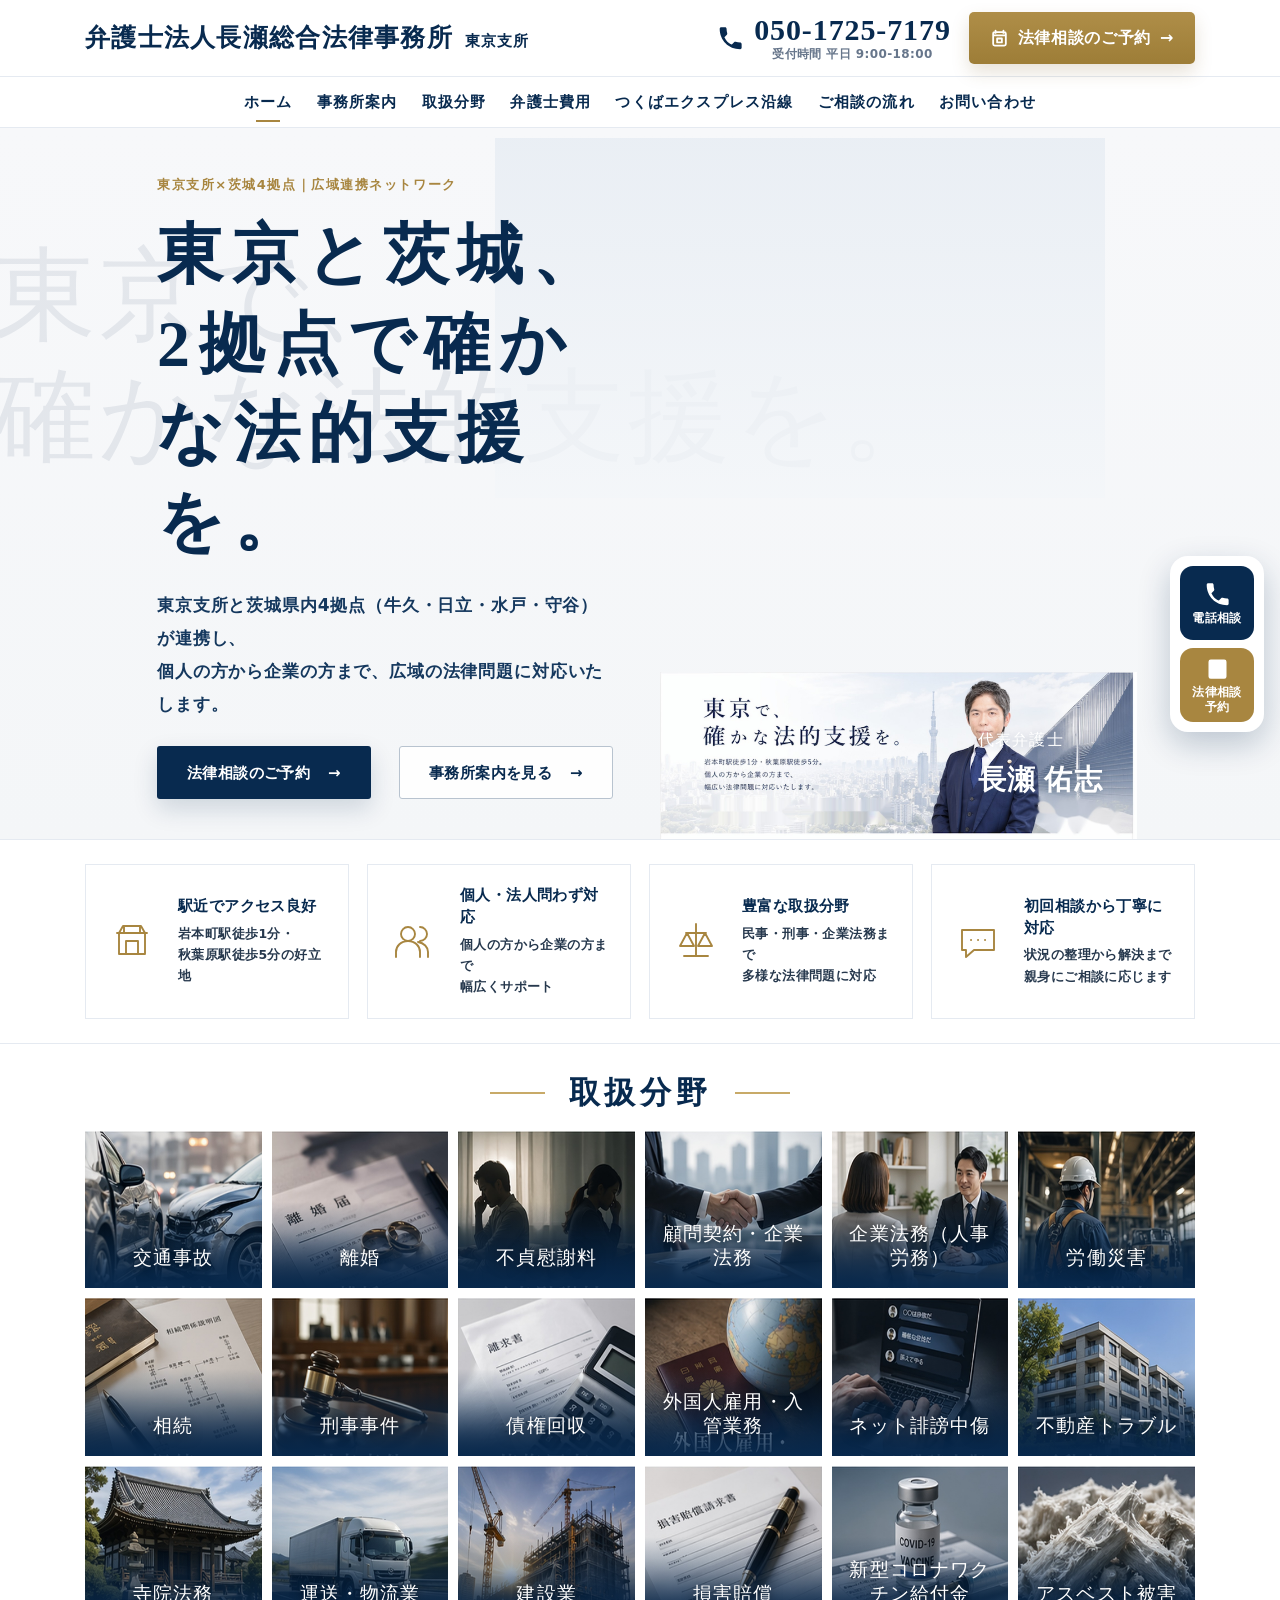
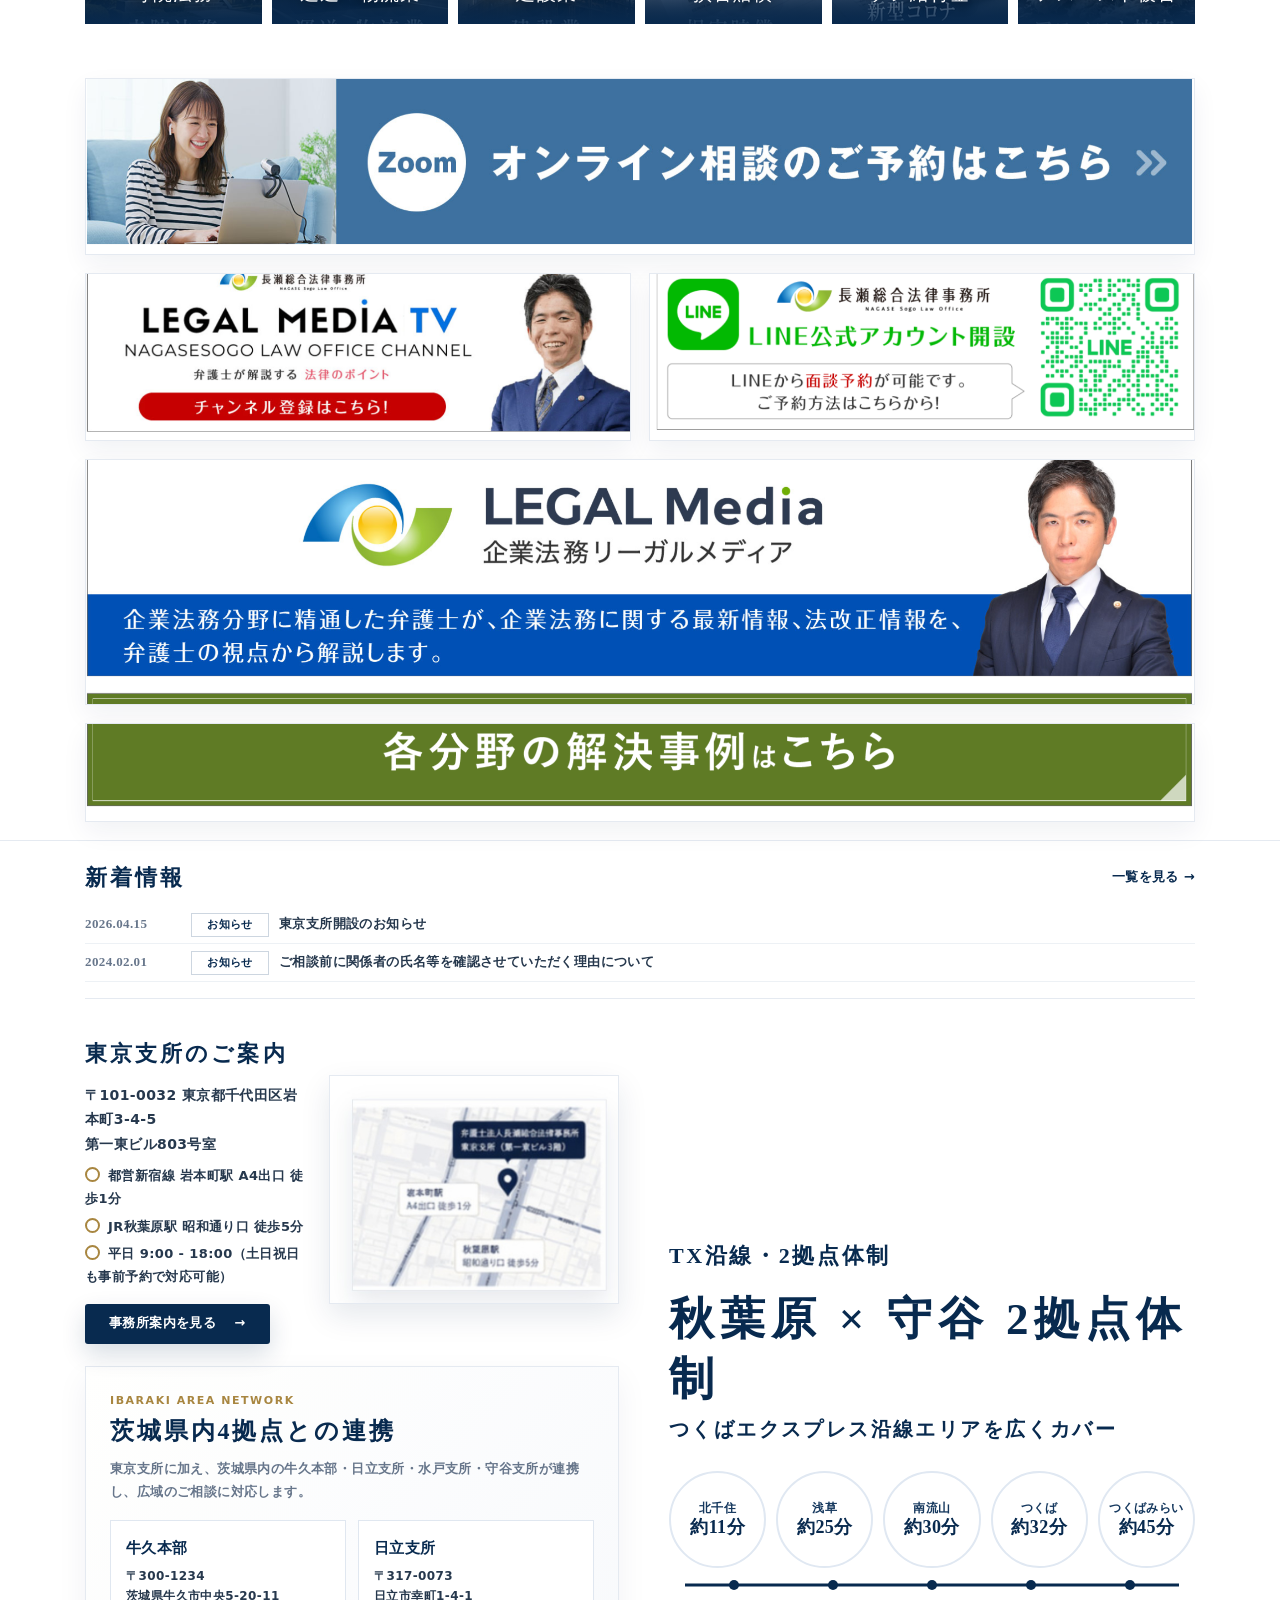
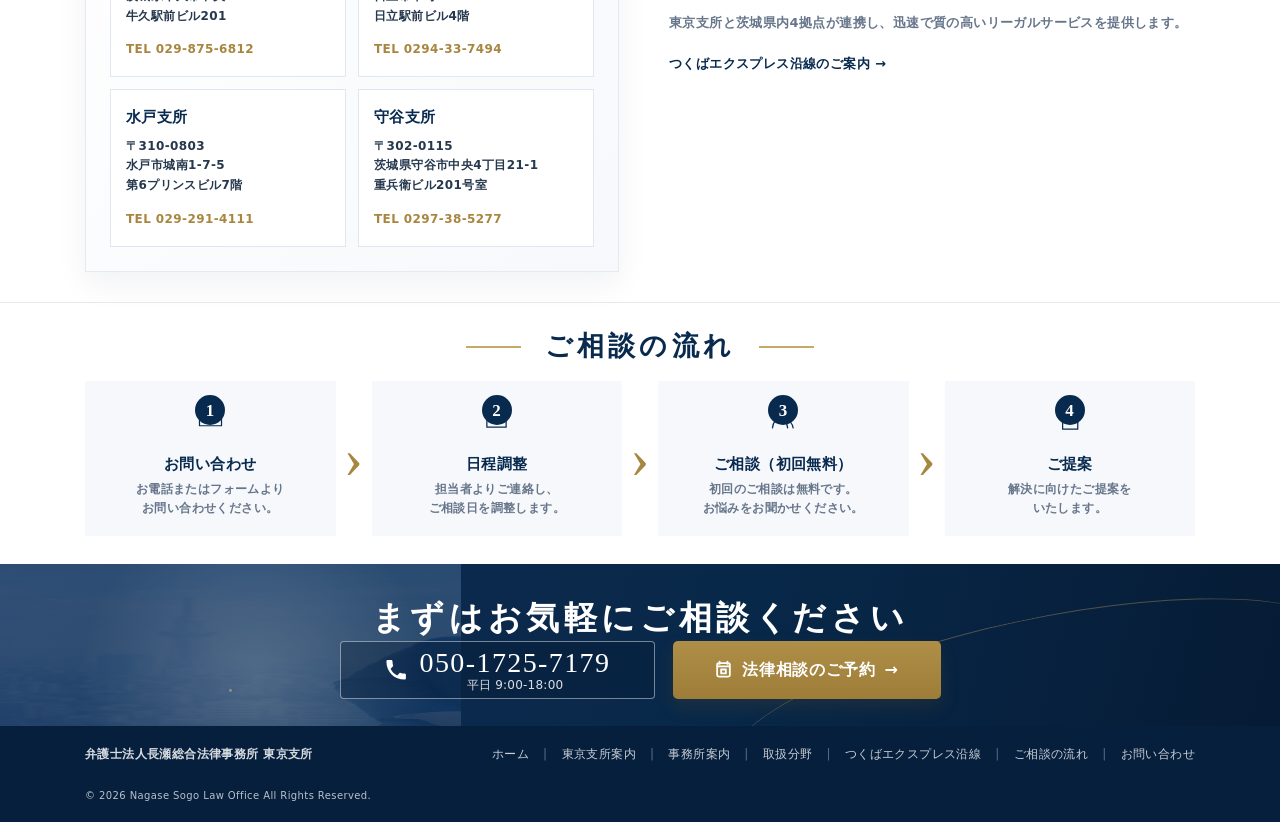
<file: index-network.html>
<!doctype html>
<html lang="ja">
<head>
  <meta charset="utf-8">
  <meta name="viewport" content="width=device-width, initial-scale=1">
  <title>弁護士法人長瀬総合法律事務所 東京支所｜東京・茨城5拠点で法律相談に対応</title>
  <meta name="description" content="弁護士法人長瀬総合法律事務所 東京支所。東京と茨城県内4拠点（牛久・日立・水戸・守谷）の5拠点体制で、個人・法人の幅広い法律問題に対応します。初回無料相談をご予約いただけます。">
  <meta property="og:type" content="website">
  <meta property="og:title" content="弁護士法人長瀬総合法律事務所 東京支所｜東京・茨城5拠点">
  <meta property="og:description" content="東京と茨城、2拠点で確かな法的支援を。">
  <meta property="og:image" content="assets/design-mockup.jpg">
  <link rel="icon" href="assets/favicon.svg" type="image/svg+xml">
  <link rel="preload" as="image" href="assets/hero-right.jpg">
  <link rel="stylesheet" href="styles.css">
  <script type="application/ld+json">
  {
    "@context": "https://schema.org",
    "@type": "LegalService",
    "name": "弁護士法人長瀬総合法律事務所 東京支所",
    "address": {
      "@type": "PostalAddress",
      "postalCode": "101-0032",
      "addressRegion": "東京都",
      "addressLocality": "千代田区",
      "streetAddress": "岩本町3-4-5 第一東ビル803号室"
    },
    "telephone": "050-1725-7179",
    "openingHours": "Mo-Fr 09:00-18:00",
    "areaServed": ["東京都", "千葉県", "埼玉県", "茨城県"]
  }
  </script>
</head>

<body>
  <a class="skip-link" href="#main">本文へ移動</a>

  <header class="site-header" id="top">
    <div class="header-main container">
      <a class="brand" href="#top" aria-label="弁護士法人長瀬総合法律事務所 東京支所 トップへ">
        <span class="brand-office">弁護士法人長瀬総合法律事務所</span>
        <span class="brand-branch">東京支所</span>
      </a>

      <div class="header-contact">
        <a class="header-tel" href="tel:05017257179" aria-label="電話をかける 050-1725-7179">
          <svg viewBox="0 0 24 24" aria-hidden="true"><path d="M6.6 10.8c1.7 3.4 3.2 4.9 6.6 6.6l2.2-2.2c.3-.3.8-.4 1.2-.3 1.3.4 2.6.6 4 .6.7 0 1.3.6 1.3 1.3v3.5c0 .7-.6 1.3-1.3 1.3C10.3 21.6 2.4 13.7 2.4 3.4c0-.7.6-1.3 1.3-1.3h3.5c.7 0 1.3.6 1.3 1.3 0 1.4.2 2.7.6 4 .1.4 0 .8-.3 1.2l-2.2 2.2z"/></svg>
          <span><strong>050-1725-7179</strong><small>受付時間 平日 9:00-18:00</small></span>
        </a>
        <a class="reservation-btn" href="https://nagasesogo.com/contact/">
          <svg viewBox="0 0 24 24" aria-hidden="true"><path d="M7 2v3M17 2v3M4 8h16M6 4h12a2 2 0 0 1 2 2v13a2 2 0 0 1-2 2H6a2 2 0 0 1-2-2V6a2 2 0 0 1 2-2zm3 8h6v5H9z"/></svg>
          法律相談のご予約
          <span aria-hidden="true">→</span>
        </a>
        <button class="nav-toggle" type="button" aria-controls="global-nav" aria-expanded="false">
          <span></span><span></span><span></span>
          <em>MENU</em>
        </button>
      </div>
    </div>

    <nav class="global-nav" id="global-nav" aria-label="グローバルナビゲーション">
      <div class="container nav-inner">
        <a class="current" href="#top">ホーム</a>
        <a href="https://nagasesogo.com/office/">事務所案内</a>
        <a href="#practice">取扱分野</a>
        <a href="https://nagasesogo.com/fee/">弁護士費用</a>
        <a href="#ngs-tx">つくばエクスプレス沿線</a>
        <a href="#flow">ご相談の流れ</a>
        <a href="https://nagasesogo.com/contact/">お問い合わせ</a>
      </div>
    </nav>
  </header>

  <main id="main">
    <section class="hero" aria-labelledby="hero-title">
      <div class="hero-bg" aria-hidden="true"></div>
      <div class="container hero-inner">
        <div class="hero-copy">
          <p class="hero-kicker">東京支所×茨城4拠点｜広域連携ネットワーク</p>
          <h1 id="hero-title">東京と茨城、2拠点で確かな法的支援を。</h1>
          <p class="hero-lead">東京支所と茨城県内4拠点（牛久・日立・水戸・守谷）が連携し、<br>個人の方から企業の方まで、<br class="sp-only">広域の法律問題に対応いたします。</p>
          <div class="hero-actions">
            <a class="button primary" href="https://nagasesogo.com/contact/">法律相談のご予約 <span aria-hidden="true">→</span></a>
            <a class="button outline" href="https://nagasesogo.com/office/">事務所案内を見る <span aria-hidden="true">→</span></a>
          </div>
        </div>

        <figure class="hero-figure" aria-label="東京支所イメージ">
          <img src="assets/hero-right.jpg" alt="">
          <figcaption>代表弁護士<br><strong>長瀬 佑志</strong></figcaption>
        </figure>
      </div>
    </section>

    <section class="feature-band" aria-label="東京支所の特長">
      <div class="container feature-grid">
        <article class="feature-card">
          <div class="feature-icon" aria-hidden="true">
            <svg viewBox="0 0 48 48"><path d="M15 9h18l4 7v21H11V16l4-7zM18 37V24h12v13M9 16h30M16 9v7M32 9v7" /></svg>
          </div>
          <div>
            <h2>駅近でアクセス良好</h2>
            <p>岩本町駅徒歩1分・<br>秋葉原駅徒歩5分の好立地</p>
          </div>
        </article>

        <article class="feature-card">
          <div class="feature-icon" aria-hidden="true">
            <svg viewBox="0 0 48 48"><path d="M18 24a7 7 0 1 0 0-14 7 7 0 0 0 0 14zm12 0a7 7 0 1 0 0-14M6 40v-5c0-6 5-11 12-11s12 5 12 11v5M28 25c6 1 10 5 10 10v5"/></svg>
          </div>
          <div>
            <h2>個人・法人問わず対応</h2>
            <p>個人の方から企業の方まで<br>幅広くサポート</p>
          </div>
        </article>

        <article class="feature-card">
          <div class="feature-icon" aria-hidden="true">
            <svg viewBox="0 0 48 48"><path d="M24 7v31M14 16h20M12 39h24M15 16l-7 13h14l-7-13zm18 0-7 13h14l-7-13z"/></svg>
          </div>
          <div>
            <h2>豊富な取扱分野</h2>
            <p>民事・刑事・企業法務まで<br>多様な法律問題に対応</p>
          </div>
        </article>

        <article class="feature-card">
          <div class="feature-icon" aria-hidden="true">
            <svg viewBox="0 0 48 48"><path d="M8 13h32v20H20l-8 7v-7H8V13zm9 10h.1M24 23h.1M31 23h.1"/></svg>
          </div>
          <div>
            <h2>初回相談から丁寧に対応</h2>
            <p>状況の整理から解決まで<br>親身にご相談に応じます</p>
          </div>
        </article>
      </div>
    </section>

    <section class="practice section-block" id="practice" aria-labelledby="practice-title">
      <div class="heading-line">
        <span></span>
        <h2 id="practice-title">取扱分野</h2>
        <span></span>
      </div>

      <div class="container practice-grid">
        <a href="https://jiko.nagasesogo.com/" class="practice-card"><img src="assets/practice-traffic.jpg" alt=""><span>交通事故</span></a>
        <a href="https://rikon.nagasesogo.com/" class="practice-card"><img src="assets/practice-divorce.jpg" alt=""><span>離婚</span></a>
        <a href="https://uwaki-furin-nagasesogo.com/" class="practice-card"><img src="assets/practice-infidelity.jpg" alt=""><span>不貞慰謝料</span></a>
        <a href="https://houmu.nagasesogo.com/" class="practice-card"><img src="assets/practice-corporate.jpg" alt=""><span>顧問契約・企業法務</span></a>
        <a href="https://roudou.nagasesogo.com/" class="practice-card"><img src="assets/practice-labor.jpg" alt=""><span>企業法務（人事労務）</span></a>
        <a href="https://rousai-nagasesogo.com/" class="practice-card"><img src="assets/practice-work-injury.jpg" alt=""><span>労働災害</span></a>
        <a href="https://souzoku.nagasesogo.com/" class="practice-card"><img src="assets/practice-inheritance.jpg" alt=""><span>相続</span></a>
        <a href="https://keiji.nagasesogo.com/" class="practice-card"><img src="assets/practice-criminal.jpg" alt=""><span>刑事事件</span></a>
        <a href="https://saikenkaisyu.nagasesogo.com/" class="practice-card"><img src="assets/practice-collection.jpg" alt=""><span>債権回収</span></a>
        <a href="https://immigration.nagasesogo.com/" class="practice-card"><img src="assets/practice-immigration.jpg" alt=""><span>外国人雇用・入管業務</span></a>
        <a href="https://johokanri-nagasesogo.com/" class="practice-card"><img src="assets/practice-defamation.jpg" alt=""><span>ネット誹謗中傷</span></a>
        <a href="https://fudousan-nagasesogo.com/" class="practice-card"><img src="assets/practice-real-estate.jpg" alt=""><span>不動産トラブル</span></a>
        <a href="https://jiin-houmu-nagasesogo.com/" class="practice-card"><img src="assets/practice-temple.jpg" alt=""><span>寺院法務</span></a>
        <a href="https://unso-nagasesogo.com/" class="practice-card"><img src="assets/practice-transport.jpg" alt=""><span>運送・物流業</span></a>
        <a href="https://kenchiku-nagasesogo.com/" class="practice-card"><img src="assets/practice-construction.jpg" alt=""><span>建設業</span></a>
        <a href="https://songai.nagasesogo.com/" class="practice-card"><img src="assets/practice-damages.jpg" alt=""><span>損害賠償</span></a>
        <a href="https://nagasesogo.com/" class="practice-card"><img src="assets/practice-covid-vaccine.jpg" alt=""><span>新型コロナワクチン給付金</span></a>
        <a href="https://asbestos-nagasesogo.com/" class="practice-card"><img src="assets/practice-asbestos.jpg" alt=""><span>アスベスト被害</span></a>
      </div>
    </section>

    <section class="promo-banners section-block" aria-labelledby="promo-banners-title">
      <div class="container">
        <h2 id="promo-banners-title" class="sr-only">ご案内バナー</h2>

        <a class="promo-banner promo-banner-full" href="https://nagasesogo.com/contact/" target="_blank" rel="noopener noreferrer">
          <img src="assets/banner-zoom.png" alt="Zoom オンライン相談のご予約はこちら">
        </a>

        <div class="promo-banner-grid">
          <a class="promo-banner" href="https://www.youtube.com/%40nagasesogo" target="_blank" rel="noopener noreferrer">
            <img src="assets/banner-tv.png" alt="LEGAL MEDIA TV チャンネル登録はこちら">
          </a>
          <a class="promo-banner" href="https://nagasesogo.com/line/" target="_blank" rel="noopener noreferrer">
            <img src="assets/banner-line.png" alt="LINE公式アカウント開設 LINEから面談予約が可能です">
          </a>
        </div>

        <a class="promo-banner promo-banner-full" href="https://houmu.nagasesogo.com/media/" target="_blank" rel="noopener noreferrer">
          <img src="assets/banner-legalmedia.png" alt="LEGAL Media 企業法務リーガルメディア">
        </a>

        <a class="promo-banner promo-banner-full" href="https://nagasesogo.com/jirei/" target="_blank" rel="noopener noreferrer">
          <img src="assets/banner-cases.png" alt="各分野の解決事例はこちら">
        </a>
      </div>
    </section>

    <section class="information" aria-label="新着情報・アクセス・TX沿線">
      <div class="container">
        <section class="news" id="news" aria-labelledby="news-title">
          <div class="panel-heading">
            <h2 id="news-title">新着情報</h2>
            <a href="https://nagasesogo.com/news/">一覧を見る <span aria-hidden="true">→</span></a>
          </div>
          <ul class="news-list" id="latest-news-list" data-feed="https://nagasesogo.com/wp-json/wp/v2/posts?per_page=4&_embed=1">
            <li class="news-loading"><time>取得中</time><span>NEWS</span><a href="https://nagasesogo.com/info-240201/">総合サイトの新着情報を読み込んでいます</a></li>
          </ul>
        </section>

        <div class="info-layout">
          <div class="info-left">
            <section class="office" id="office" aria-labelledby="office-title">
              <div class="office-copy">
                <h2 id="office-title">東京支所のご案内</h2>
                <address>
                  〒101-0032 東京都千代田区岩本町3-4-5<br>
                  第一東ビル803号室
                </address>
                <p>都営新宿線 岩本町駅 A4出口 徒歩1分</p>
                <p>JR秋葉原駅 昭和通り口 徒歩5分</p>
                <p>平日 9:00 - 18:00（土日祝日も事前予約で対応可能）</p>
                <a class="button primary small" href="https://nagasesogo.com/office/">事務所案内を見る <span aria-hidden="true">→</span></a>
              </div>
              <img src="assets/office-map.jpg" alt="東京支所周辺の案内図" loading="lazy">
            </section>

            <section class="branch-network" aria-labelledby="branch-network-title">
              <p class="branch-kicker">Ibaraki Area Network</p>
              <h2 id="branch-network-title">茨城県内4拠点との連携</h2>
              <p class="branch-lead">東京支所に加え、茨城県内の牛久本部・日立支所・水戸支所・守谷支所が連携し、広域のご相談に対応します。</p>
              <div class="branch-grid">
                <article>
                  <a class="branch-link" href="https://nagasesogo.com/office/ushiku/">
                    <h3>牛久本部</h3>
                    <p>〒300-1234<br>茨城県牛久市中央5-20-11<br>牛久駅前ビル201</p>
                  </a>
                  <a href="tel:0298756812">TEL 029-875-6812</a>
                </article>
                <article>
                  <a class="branch-link" href="https://nagasesogo.com/office/hitachi/">
                    <h3>日立支所</h3>
                    <p>〒317-0073<br>日立市幸町1-4-1<br>日立駅前ビル4階</p>
                  </a>
                  <a href="tel:0294337494">TEL 0294-33-7494</a>
                </article>
                <article>
                  <a class="branch-link" href="https://nagasesogo.com/office/mito/">
                    <h3>水戸支所</h3>
                    <p>〒310-0803<br>水戸市城南1-7-5<br>第6プリンスビル7階</p>
                  </a>
                  <a href="tel:0292914111">TEL 029-291-4111</a>
                </article>
                <article>
                  <a class="branch-link" href="https://nagasesogo.com/office/moriya/">
                    <h3>守谷支所</h3>
                    <p>〒302-0115<br>茨城県守谷市中央4丁目21-1<br>重兵衛ビル201号室</p>
                  </a>
                  <a href="tel:0297385277">TEL 0297-38-5277</a>
                </article>
              </div>
            </section>
          </div>

          <section class="tx" id="ngs-tx" aria-labelledby="tx-title">
            <p class="tx-label">TX沿線・2拠点体制</p>
            <h2 id="tx-title">秋葉原 × 守谷 2拠点体制</h2>
            <p class="tx-sub">つくばエクスプレス沿線エリアを広くカバー</p>

            <div class="station-circles" aria-label="秋葉原からの目安所要時間">
              <div><span>北千住</span><strong>約11分</strong></div>
              <div><span>浅草</span><strong>約25分</strong></div>
              <div><span>南流山</span><strong>約30分</strong></div>
              <div><span>つくば</span><strong>約32分</strong></div>
              <div><span>つくばみらい</span><strong>約45分</strong></div>
            </div>

            <div class="rail-line" aria-hidden="true">
              <i></i><i></i><i></i><i></i><i></i>
            </div>

            <p class="tx-note">東京支所と茨城県内4拠点が連携し、迅速で質の高いリーガルサービスを提供します。</p>
            <a class="text-link" href="https://nagasesogo.com/office/">つくばエクスプレス沿線のご案内 <span aria-hidden="true">→</span></a>
          </section>
        </div>
      </div>
    </section>

    <section class="flow section-block" id="flow" aria-labelledby="flow-title">
      <div class="heading-line heading-line-small">
        <span></span>
        <h2 id="flow-title">ご相談の流れ</h2>
        <span></span>
      </div>

      <div class="container flow-grid">
        <article class="flow-card">
          <b>1</b>
          <svg viewBox="0 0 48 48" aria-hidden="true"><path d="M8 14h32v22H8zM8 14l16 13 16-13"/></svg>
          <h3>お問い合わせ</h3>
          <p>お電話またはフォームより<br>お問い合わせください。</p>
        </article>

        <article class="flow-card">
          <b>2</b>
          <svg viewBox="0 0 48 48" aria-hidden="true"><path d="M14 8v7M34 8v7M10 17h28M12 12h24a2 2 0 0 1 2 2v24H10V14a2 2 0 0 1 2-2zm7 13h6M19 31h12"/></svg>
          <h3>日程調整</h3>
          <p>担当者よりご連絡し、<br>ご相談日を調整します。</p>
        </article>

        <article class="flow-card">
          <b>3</b>
          <svg viewBox="0 0 48 48" aria-hidden="true"><path d="M19 21a6 6 0 1 0 0-12 6 6 0 0 0 0 12zm10 2a5 5 0 1 0 0-10M8 39c1-8 5-13 11-13s10 5 11 13M28 28c5 1 9 5 10 11"/></svg>
          <h3>ご相談（初回無料）</h3>
          <p>初回のご相談は無料です。<br>お悩みをお聞かせください。</p>
        </article>

        <article class="flow-card">
          <b>4</b>
          <svg viewBox="0 0 48 48" aria-hidden="true"><path d="M14 7h15l7 7v27H14zM29 7v8h7M19 24h12M19 31h12"/></svg>
          <h3>ご提案</h3>
          <p>解決に向けたご提案を<br>いたします。</p>
        </article>
      </div>
    </section>

    <section class="contact-cta" aria-labelledby="contact-title">
      <div class="container contact-inner">
        <h2 id="contact-title">まずはお気軽にご相談ください</h2>
        <div class="contact-actions">
          <a class="cta-phone" href="tel:05017257179">
            <svg viewBox="0 0 24 24" aria-hidden="true"><path d="M6.6 10.8c1.7 3.4 3.2 4.9 6.6 6.6l2.2-2.2c.3-.3.8-.4 1.2-.3 1.3.4 2.6.6 4 .6.7 0 1.3.6 1.3 1.3v3.5c0 .7-.6 1.3-1.3 1.3C10.3 21.6 2.4 13.7 2.4 3.4c0-.7.6-1.3 1.3-1.3h3.5c.7 0 1.3.6 1.3 1.3 0 1.4.2 2.7.6 4 .1.4 0 .8-.3 1.2l-2.2 2.2z"/></svg>
            <span>050-1725-7179<small>平日 9:00-18:00</small></span>
          </a>
          <a class="reservation-btn cta-reserve" href="https://nagasesogo.com/contact/">
            <svg viewBox="0 0 24 24" aria-hidden="true"><path d="M7 2v3M17 2v3M4 8h16M6 4h12a2 2 0 0 1 2 2v13a2 2 0 0 1-2 2H6a2 2 0 0 1-2-2V6a2 2 0 0 1 2-2zm3 8h6v5H9z"/></svg>
            法律相談のご予約
            <span aria-hidden="true">→</span>
          </a>
        </div>
      </div>
    </section>
  </main>

  <aside class="floating-cta" aria-label="固定お問い合わせ">
    <a href="tel:05017257179">
      <svg viewBox="0 0 24 24" aria-hidden="true"><path d="M6.6 10.8c1.7 3.4 3.2 4.9 6.6 6.6l2.2-2.2c.3-.3.8-.4 1.2-.3 1.3.4 2.6.6 4 .6.7 0 1.3.6 1.3 1.3v3.5c0 .7-.6 1.3-1.3 1.3C10.3 21.6 2.4 13.7 2.4 3.4c0-.7.6-1.3 1.3-1.3h3.5c.7 0 1.3.6 1.3 1.3 0 1.4.2 2.7.6 4 .1.4 0 .8-.3 1.2l-2.2 2.2z"/></svg>
      電話相談
    </a>
    <a href="https://nagasesogo.com/contact/">
      <svg viewBox="0 0 24 24" aria-hidden="true"><path d="M7 2v3M17 2v3M4 8h16M6 4h12a2 2 0 0 1 2 2v13a2 2 0 0 1-2 2H6a2 2 0 0 1-2-2V6a2 2 0 0 1 2-2z"/></svg>
      法律相談<br>予約
    </a>
  </aside>

  <footer class="site-footer">
    <div class="container footer-inner">
      <p>弁護士法人長瀬総合法律事務所 東京支所</p>
      <nav aria-label="フッターナビゲーション">
        <a href="#top">ホーム</a>
        <a href="#office">東京支所案内</a>
        <a href="https://nagasesogo.com/office/">事務所案内</a>
        <a href="#practice">取扱分野</a>
        <a href="#ngs-tx">つくばエクスプレス沿線</a>
        <a href="#flow">ご相談の流れ</a>
        <a href="https://nagasesogo.com/contact/">お問い合わせ</a>
      </nav>
      <small>© <span id="year">2026</span> Nagase Sogo Law Office All Rights Reserved.</small>
    </div>
  </footer>

  <script src="script.js" defer></script>
</body>
</html>
</file>
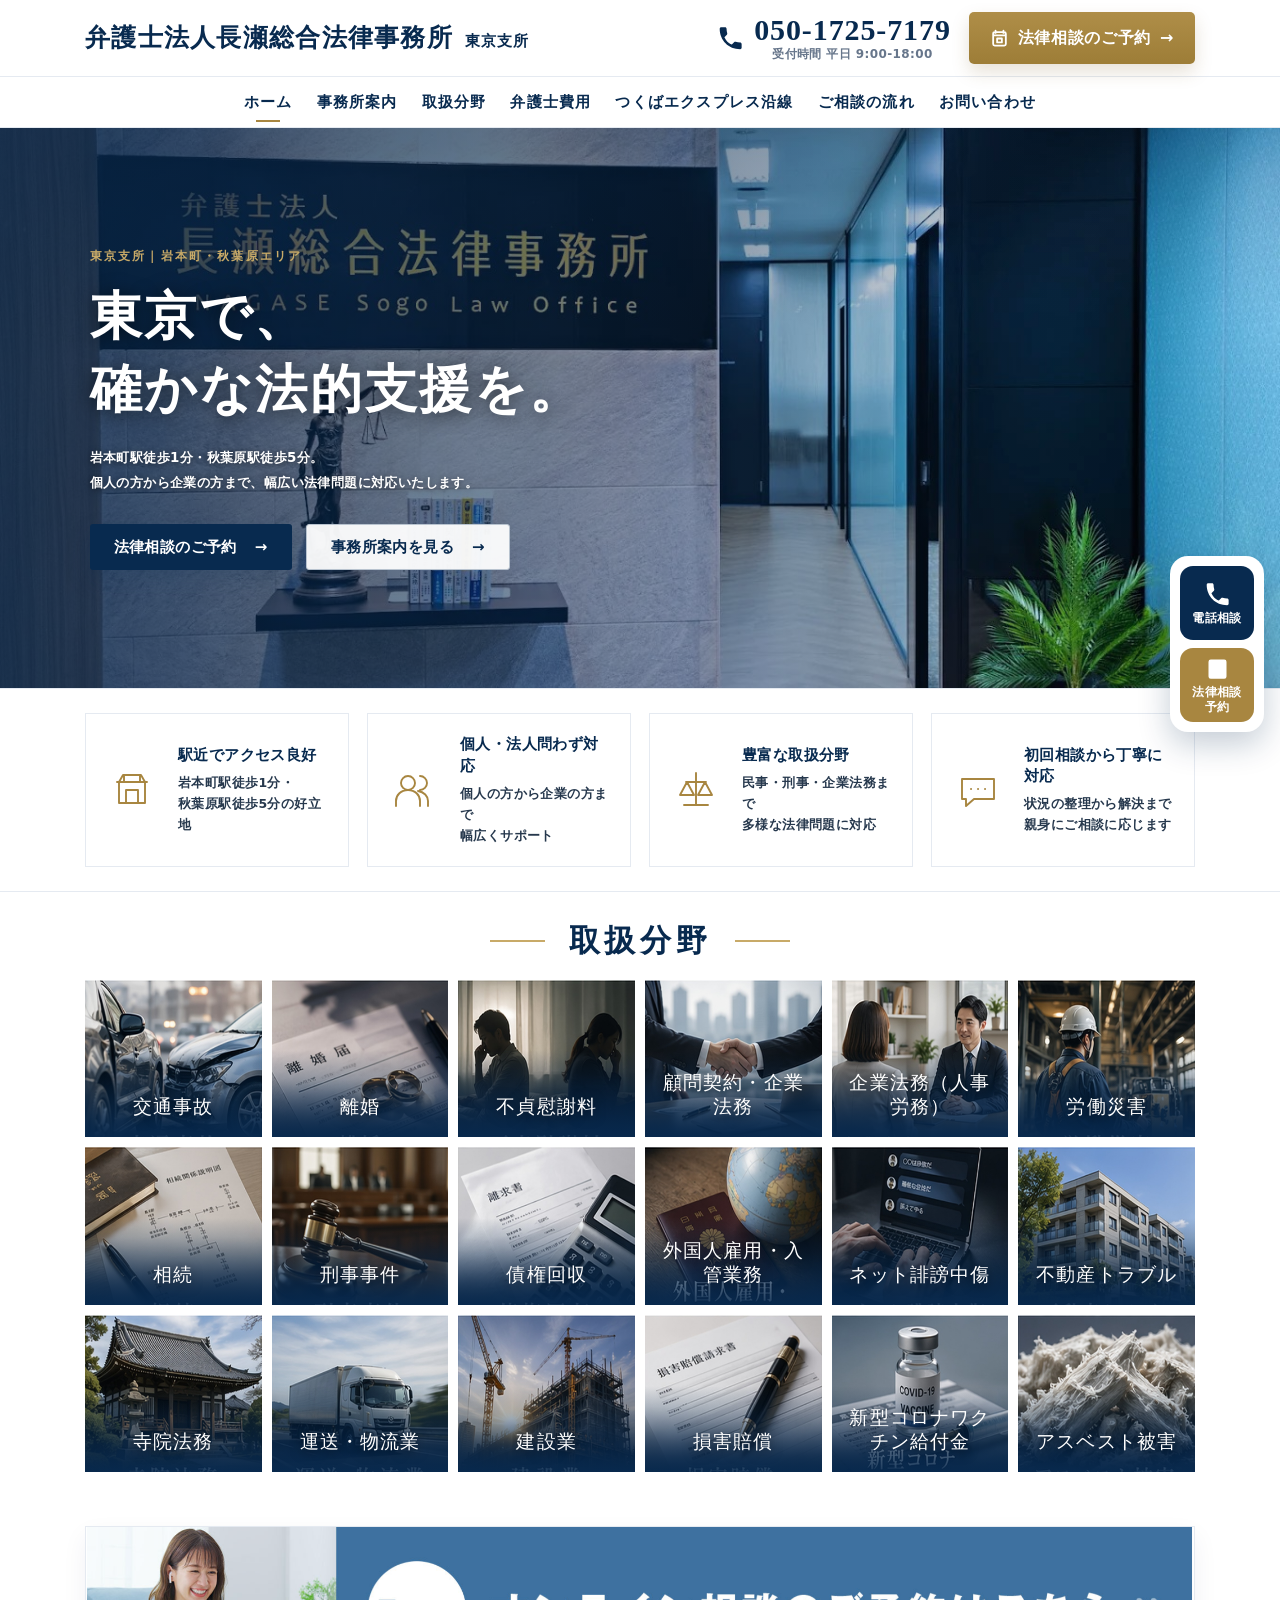
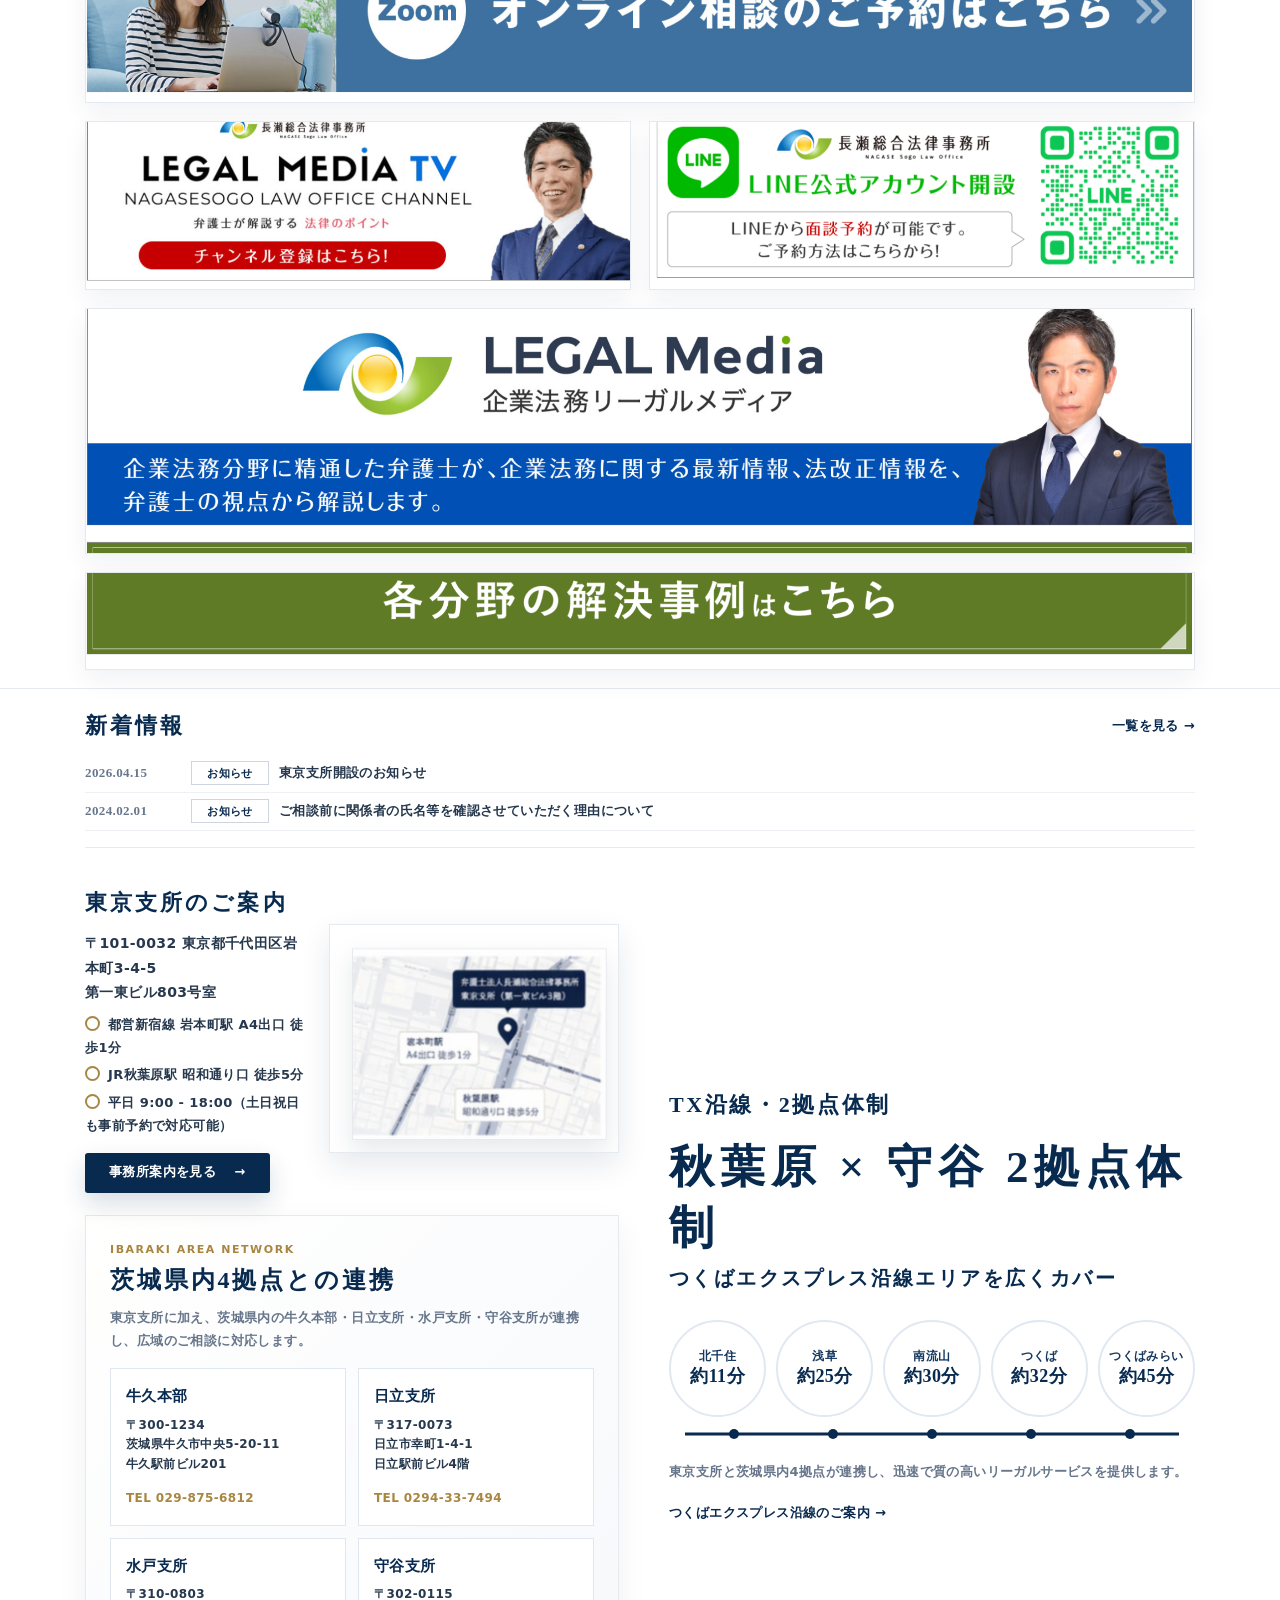
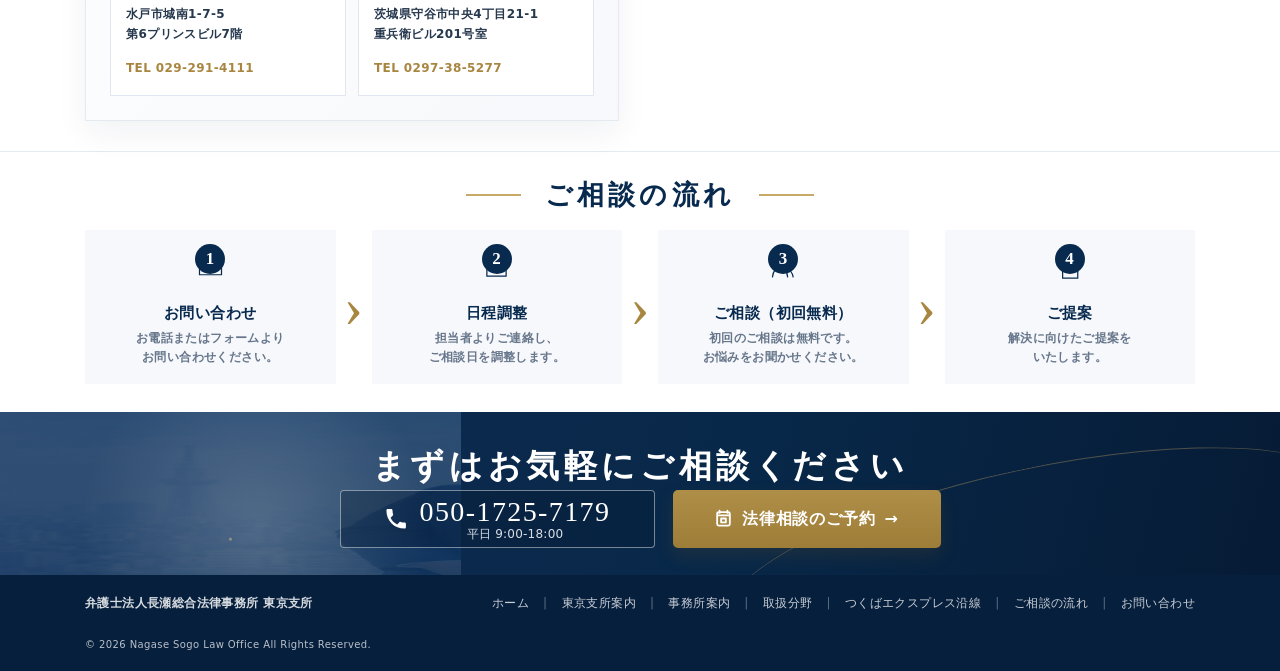
<file: index-office.html>
<!doctype html>
<html lang="ja">
<head>
  <meta charset="utf-8">
  <meta name="viewport" content="width=device-width, initial-scale=1">
  <title>弁護士法人長瀬総合法律事務所 東京支所｜岩本町・秋葉原の法律相談</title>
  <meta name="description" content="弁護士法人長瀬総合法律事務所 東京支所。岩本町駅徒歩1分、秋葉原駅徒歩5分。個人・法人の幅広い法律問題に対応します。初回無料相談をご予約いただけます。">
  <meta property="og:type" content="website">
  <meta property="og:title" content="弁護士法人長瀬総合法律事務所 東京支所">
  <meta property="og:description" content="東京で、確かな法的支援を。岩本町駅徒歩1分・秋葉原駅徒歩5分。">
  <meta property="og:image" content="assets/office-hero.jpg">
  <link rel="icon" href="assets/favicon.svg" type="image/svg+xml">
  <link rel="preload" as="image" href="assets/office-hero.jpg">
  <link rel="stylesheet" href="styles.css">
  <script type="application/ld+json">
  {
    "@context": "https://schema.org",
    "@type": "LegalService",
    "name": "弁護士法人長瀬総合法律事務所 東京支所",
    "address": {
      "@type": "PostalAddress",
      "postalCode": "101-0032",
      "addressRegion": "東京都",
      "addressLocality": "千代田区",
      "streetAddress": "岩本町3-4-5 第一東ビル803号室"
    },
    "telephone": "050-1725-7179",
    "openingHours": "Mo-Fr 09:00-18:00",
    "areaServed": ["東京都", "千葉県", "埼玉県", "茨城県"]
  }
  </script>
</head>

<body>
  <a class="skip-link" href="#main">本文へ移動</a>

  <header class="site-header" id="top">
    <div class="header-main container">
      <a class="brand" href="#top" aria-label="弁護士法人長瀬総合法律事務所 東京支所 トップへ">
        <span class="brand-office">弁護士法人長瀬総合法律事務所</span>
        <span class="brand-branch">東京支所</span>
      </a>

      <div class="header-contact">
        <a class="header-tel" href="tel:05017257179" aria-label="電話をかける 050-1725-7179">
          <svg viewBox="0 0 24 24" aria-hidden="true"><path d="M6.6 10.8c1.7 3.4 3.2 4.9 6.6 6.6l2.2-2.2c.3-.3.8-.4 1.2-.3 1.3.4 2.6.6 4 .6.7 0 1.3.6 1.3 1.3v3.5c0 .7-.6 1.3-1.3 1.3C10.3 21.6 2.4 13.7 2.4 3.4c0-.7.6-1.3 1.3-1.3h3.5c.7 0 1.3.6 1.3 1.3 0 1.4.2 2.7.6 4 .1.4 0 .8-.3 1.2l-2.2 2.2z"/></svg>
          <span><strong>050-1725-7179</strong><small>受付時間 平日 9:00-18:00</small></span>
        </a>
        <a class="reservation-btn" href="https://nagasesogo.com/contact/">
          <svg viewBox="0 0 24 24" aria-hidden="true"><path d="M7 2v3M17 2v3M4 8h16M6 4h12a2 2 0 0 1 2 2v13a2 2 0 0 1-2 2H6a2 2 0 0 1-2-2V6a2 2 0 0 1 2-2zm3 8h6v5H9z"/></svg>
          法律相談のご予約
          <span aria-hidden="true">→</span>
        </a>
        <button class="nav-toggle" type="button" aria-controls="global-nav" aria-expanded="false">
          <span></span><span></span><span></span>
          <em>MENU</em>
        </button>
      </div>
    </div>

    <nav class="global-nav" id="global-nav" aria-label="グローバルナビゲーション">
      <div class="container nav-inner">
        <a class="current" href="#top">ホーム</a>
        <a href="https://nagasesogo.com/office/">事務所案内</a>
        <a href="#practice">取扱分野</a>
        <a href="https://nagasesogo.com/fee/">弁護士費用</a>
        <a href="#ngs-tx">つくばエクスプレス沿線</a>
        <a href="#flow">ご相談の流れ</a>
        <a href="https://nagasesogo.com/contact/">お問い合わせ</a>
      </div>
    </nav>
  </header>

  <main id="main">
    <section class="hero hero-office" aria-labelledby="hero-title">
      <div class="hero-office-stage">
        <img src="assets/office-hero.jpg" alt="弁護士法人長瀬総合法律事務所 東京支所のエントランス" class="hero-office-bg">
        <div class="hero-office-overlay" aria-hidden="true"></div>
        <div class="hero-office-content">
          <p class="hero-office-kicker">東京支所｜岩本町・秋葉原エリア</p>
          <h1 id="hero-title" class="hero-office-title">東京で、<br>確かな法的支援を。</h1>
          <p class="hero-office-lead">岩本町駅徒歩1分・秋葉原駅徒歩5分。<br>個人の方から企業の方まで、幅広い法律問題に対応いたします。</p>
          <div class="hero-office-actions">
            <a class="button primary" href="https://nagasesogo.com/contact/">法律相談のご予約 <span aria-hidden="true">→</span></a>
            <a class="button outline" href="https://nagasesogo.com/office/">事務所案内を見る <span aria-hidden="true">→</span></a>
          </div>
        </div>
      </div>
    </section>

    <section class="feature-band" aria-label="東京支所の特長">
      <div class="container feature-grid">
        <article class="feature-card">
          <div class="feature-icon" aria-hidden="true">
            <svg viewBox="0 0 48 48"><path d="M15 9h18l4 7v21H11V16l4-7zM18 37V24h12v13M9 16h30M16 9v7M32 9v7" /></svg>
          </div>
          <div>
            <h2>駅近でアクセス良好</h2>
            <p>岩本町駅徒歩1分・<br>秋葉原駅徒歩5分の好立地</p>
          </div>
        </article>

        <article class="feature-card">
          <div class="feature-icon" aria-hidden="true">
            <svg viewBox="0 0 48 48"><path d="M18 24a7 7 0 1 0 0-14 7 7 0 0 0 0 14zm12 0a7 7 0 1 0 0-14M6 40v-5c0-6 5-11 12-11s12 5 12 11v5M28 25c6 1 10 5 10 10v5"/></svg>
          </div>
          <div>
            <h2>個人・法人問わず対応</h2>
            <p>個人の方から企業の方まで<br>幅広くサポート</p>
          </div>
        </article>

        <article class="feature-card">
          <div class="feature-icon" aria-hidden="true">
            <svg viewBox="0 0 48 48"><path d="M24 7v31M14 16h20M12 39h24M15 16l-7 13h14l-7-13zm18 0-7 13h14l-7-13z"/></svg>
          </div>
          <div>
            <h2>豊富な取扱分野</h2>
            <p>民事・刑事・企業法務まで<br>多様な法律問題に対応</p>
          </div>
        </article>

        <article class="feature-card">
          <div class="feature-icon" aria-hidden="true">
            <svg viewBox="0 0 48 48"><path d="M8 13h32v20H20l-8 7v-7H8V13zm9 10h.1M24 23h.1M31 23h.1"/></svg>
          </div>
          <div>
            <h2>初回相談から丁寧に対応</h2>
            <p>状況の整理から解決まで<br>親身にご相談に応じます</p>
          </div>
        </article>
      </div>
    </section>

    <section class="practice section-block" id="practice" aria-labelledby="practice-title">
      <div class="heading-line">
        <span></span>
        <h2 id="practice-title">取扱分野</h2>
        <span></span>
      </div>

      <div class="container practice-grid">
        <a href="https://jiko.nagasesogo.com/" class="practice-card"><img src="assets/practice-traffic.jpg" alt=""><span>交通事故</span></a>
        <a href="https://rikon.nagasesogo.com/" class="practice-card"><img src="assets/practice-divorce.jpg" alt=""><span>離婚</span></a>
        <a href="https://uwaki-furin-nagasesogo.com/" class="practice-card"><img src="assets/practice-infidelity.jpg" alt=""><span>不貞慰謝料</span></a>
        <a href="https://houmu.nagasesogo.com/" class="practice-card"><img src="assets/practice-corporate.jpg" alt=""><span>顧問契約・企業法務</span></a>
        <a href="https://roudou.nagasesogo.com/" class="practice-card"><img src="assets/practice-labor.jpg" alt=""><span>企業法務（人事労務）</span></a>
        <a href="https://rousai-nagasesogo.com/" class="practice-card"><img src="assets/practice-work-injury.jpg" alt=""><span>労働災害</span></a>
        <a href="https://souzoku.nagasesogo.com/" class="practice-card"><img src="assets/practice-inheritance.jpg" alt=""><span>相続</span></a>
        <a href="https://keiji.nagasesogo.com/" class="practice-card"><img src="assets/practice-criminal.jpg" alt=""><span>刑事事件</span></a>
        <a href="https://saikenkaisyu.nagasesogo.com/" class="practice-card"><img src="assets/practice-collection.jpg" alt=""><span>債権回収</span></a>
        <a href="https://immigration.nagasesogo.com/" class="practice-card"><img src="assets/practice-immigration.jpg" alt=""><span>外国人雇用・入管業務</span></a>
        <a href="https://johokanri-nagasesogo.com/" class="practice-card"><img src="assets/practice-defamation.jpg" alt=""><span>ネット誹謗中傷</span></a>
        <a href="https://fudousan-nagasesogo.com/" class="practice-card"><img src="assets/practice-real-estate.jpg" alt=""><span>不動産トラブル</span></a>
        <a href="https://jiin-houmu-nagasesogo.com/" class="practice-card"><img src="assets/practice-temple.jpg" alt=""><span>寺院法務</span></a>
        <a href="https://unso-nagasesogo.com/" class="practice-card"><img src="assets/practice-transport.jpg" alt=""><span>運送・物流業</span></a>
        <a href="https://kenchiku-nagasesogo.com/" class="practice-card"><img src="assets/practice-construction.jpg" alt=""><span>建設業</span></a>
        <a href="https://songai.nagasesogo.com/" class="practice-card"><img src="assets/practice-damages.jpg" alt=""><span>損害賠償</span></a>
        <a href="https://nagasesogo.com/" class="practice-card"><img src="assets/practice-covid-vaccine.jpg" alt=""><span>新型コロナワクチン給付金</span></a>
        <a href="https://asbestos-nagasesogo.com/" class="practice-card"><img src="assets/practice-asbestos.jpg" alt=""><span>アスベスト被害</span></a>
      </div>
    </section>

    <section class="promo-banners section-block" aria-labelledby="promo-banners-title">
      <div class="container">
        <h2 id="promo-banners-title" class="sr-only">ご案内バナー</h2>

        <a class="promo-banner promo-banner-full" href="https://nagasesogo.com/contact/" target="_blank" rel="noopener noreferrer">
          <img src="assets/banner-zoom.png" alt="Zoom オンライン相談のご予約はこちら">
        </a>

        <div class="promo-banner-grid">
          <a class="promo-banner" href="https://www.youtube.com/%40nagasesogo" target="_blank" rel="noopener noreferrer">
            <img src="assets/banner-tv.png" alt="LEGAL MEDIA TV チャンネル登録はこちら">
          </a>
          <a class="promo-banner" href="https://nagasesogo.com/line/" target="_blank" rel="noopener noreferrer">
            <img src="assets/banner-line.png" alt="LINE公式アカウント開設 LINEから面談予約が可能です">
          </a>
        </div>

        <a class="promo-banner promo-banner-full" href="https://houmu.nagasesogo.com/media/" target="_blank" rel="noopener noreferrer">
          <img src="assets/banner-legalmedia.png" alt="LEGAL Media 企業法務リーガルメディア">
        </a>

        <a class="promo-banner promo-banner-full" href="https://nagasesogo.com/jirei/" target="_blank" rel="noopener noreferrer">
          <img src="assets/banner-cases.png" alt="各分野の解決事例はこちら">
        </a>
      </div>
    </section>

    <section class="information" aria-label="新着情報・アクセス・TX沿線">
      <div class="container">
        <section class="news" id="news" aria-labelledby="news-title">
          <div class="panel-heading">
            <h2 id="news-title">新着情報</h2>
            <a href="https://nagasesogo.com/news/">一覧を見る <span aria-hidden="true">→</span></a>
          </div>
          <ul class="news-list" id="latest-news-list" data-feed="https://nagasesogo.com/wp-json/wp/v2/posts?per_page=4&_embed=1">
            <li class="news-loading"><time>取得中</time><span>NEWS</span><a href="https://nagasesogo.com/info-240201/">総合サイトの新着情報を読み込んでいます</a></li>
          </ul>
        </section>

        <div class="info-layout">
          <div class="info-left">
            <section class="office" id="office" aria-labelledby="office-title">
              <div class="office-copy">
                <h2 id="office-title">東京支所のご案内</h2>
                <address>
                  〒101-0032 東京都千代田区岩本町3-4-5<br>
                  第一東ビル803号室
                </address>
                <p>都営新宿線 岩本町駅 A4出口 徒歩1分</p>
                <p>JR秋葉原駅 昭和通り口 徒歩5分</p>
                <p>平日 9:00 - 18:00（土日祝日も事前予約で対応可能）</p>
                <a class="button primary small" href="https://nagasesogo.com/office/">事務所案内を見る <span aria-hidden="true">→</span></a>
              </div>
              <img src="assets/office-map.jpg" alt="東京支所周辺の案内図" loading="lazy">
            </section>

            <section class="branch-network" aria-labelledby="branch-network-title">
              <p class="branch-kicker">Ibaraki Area Network</p>
              <h2 id="branch-network-title">茨城県内4拠点との連携</h2>
              <p class="branch-lead">東京支所に加え、茨城県内の牛久本部・日立支所・水戸支所・守谷支所が連携し、広域のご相談に対応します。</p>
              <div class="branch-grid">
                <article>
                  <a class="branch-link" href="https://nagasesogo.com/office/ushiku/">
                    <h3>牛久本部</h3>
                    <p>〒300-1234<br>茨城県牛久市中央5-20-11<br>牛久駅前ビル201</p>
                  </a>
                  <a href="tel:0298756812">TEL 029-875-6812</a>
                </article>
                <article>
                  <a class="branch-link" href="https://nagasesogo.com/office/hitachi/">
                    <h3>日立支所</h3>
                    <p>〒317-0073<br>日立市幸町1-4-1<br>日立駅前ビル4階</p>
                  </a>
                  <a href="tel:0294337494">TEL 0294-33-7494</a>
                </article>
                <article>
                  <a class="branch-link" href="https://nagasesogo.com/office/mito/">
                    <h3>水戸支所</h3>
                    <p>〒310-0803<br>水戸市城南1-7-5<br>第6プリンスビル7階</p>
                  </a>
                  <a href="tel:0292914111">TEL 029-291-4111</a>
                </article>
                <article>
                  <a class="branch-link" href="https://nagasesogo.com/office/moriya/">
                    <h3>守谷支所</h3>
                    <p>〒302-0115<br>茨城県守谷市中央4丁目21-1<br>重兵衛ビル201号室</p>
                  </a>
                  <a href="tel:0297385277">TEL 0297-38-5277</a>
                </article>
              </div>
            </section>
          </div>

          <section class="tx" id="ngs-tx" aria-labelledby="tx-title">
            <p class="tx-label">TX沿線・2拠点体制</p>
            <h2 id="tx-title">秋葉原 × 守谷 2拠点体制</h2>
            <p class="tx-sub">つくばエクスプレス沿線エリアを広くカバー</p>

            <div class="station-circles" aria-label="秋葉原からの目安所要時間">
              <div><span>北千住</span><strong>約11分</strong></div>
              <div><span>浅草</span><strong>約25分</strong></div>
              <div><span>南流山</span><strong>約30分</strong></div>
              <div><span>つくば</span><strong>約32分</strong></div>
              <div><span>つくばみらい</span><strong>約45分</strong></div>
            </div>

            <div class="rail-line" aria-hidden="true">
              <i></i><i></i><i></i><i></i><i></i>
            </div>

            <p class="tx-note">東京支所と茨城県内4拠点が連携し、迅速で質の高いリーガルサービスを提供します。</p>
            <a class="text-link" href="https://nagasesogo.com/office/">つくばエクスプレス沿線のご案内 <span aria-hidden="true">→</span></a>
          </section>
        </div>
      </div>
    </section>

    <section class="flow section-block" id="flow" aria-labelledby="flow-title">
      <div class="heading-line heading-line-small">
        <span></span>
        <h2 id="flow-title">ご相談の流れ</h2>
        <span></span>
      </div>

      <div class="container flow-grid">
        <article class="flow-card">
          <b>1</b>
          <svg viewBox="0 0 48 48" aria-hidden="true"><path d="M8 14h32v22H8zM8 14l16 13 16-13"/></svg>
          <h3>お問い合わせ</h3>
          <p>お電話またはフォームより<br>お問い合わせください。</p>
        </article>

        <article class="flow-card">
          <b>2</b>
          <svg viewBox="0 0 48 48" aria-hidden="true"><path d="M14 8v7M34 8v7M10 17h28M12 12h24a2 2 0 0 1 2 2v24H10V14a2 2 0 0 1 2-2zm7 13h6M19 31h12"/></svg>
          <h3>日程調整</h3>
          <p>担当者よりご連絡し、<br>ご相談日を調整します。</p>
        </article>

        <article class="flow-card">
          <b>3</b>
          <svg viewBox="0 0 48 48" aria-hidden="true"><path d="M19 21a6 6 0 1 0 0-12 6 6 0 0 0 0 12zm10 2a5 5 0 1 0 0-10M8 39c1-8 5-13 11-13s10 5 11 13M28 28c5 1 9 5 10 11"/></svg>
          <h3>ご相談（初回無料）</h3>
          <p>初回のご相談は無料です。<br>お悩みをお聞かせください。</p>
        </article>

        <article class="flow-card">
          <b>4</b>
          <svg viewBox="0 0 48 48" aria-hidden="true"><path d="M14 7h15l7 7v27H14zM29 7v8h7M19 24h12M19 31h12"/></svg>
          <h3>ご提案</h3>
          <p>解決に向けたご提案を<br>いたします。</p>
        </article>
      </div>
    </section>

    <section class="contact-cta" aria-labelledby="contact-title">
      <div class="container contact-inner">
        <h2 id="contact-title">まずはお気軽にご相談ください</h2>
        <div class="contact-actions">
          <a class="cta-phone" href="tel:05017257179">
            <svg viewBox="0 0 24 24" aria-hidden="true"><path d="M6.6 10.8c1.7 3.4 3.2 4.9 6.6 6.6l2.2-2.2c.3-.3.8-.4 1.2-.3 1.3.4 2.6.6 4 .6.7 0 1.3.6 1.3 1.3v3.5c0 .7-.6 1.3-1.3 1.3C10.3 21.6 2.4 13.7 2.4 3.4c0-.7.6-1.3 1.3-1.3h3.5c.7 0 1.3.6 1.3 1.3 0 1.4.2 2.7.6 4 .1.4 0 .8-.3 1.2l-2.2 2.2z"/></svg>
            <span>050-1725-7179<small>平日 9:00-18:00</small></span>
          </a>
          <a class="reservation-btn cta-reserve" href="https://nagasesogo.com/contact/">
            <svg viewBox="0 0 24 24" aria-hidden="true"><path d="M7 2v3M17 2v3M4 8h16M6 4h12a2 2 0 0 1 2 2v13a2 2 0 0 1-2 2H6a2 2 0 0 1-2-2V6a2 2 0 0 1 2-2zm3 8h6v5H9z"/></svg>
            法律相談のご予約
            <span aria-hidden="true">→</span>
          </a>
        </div>
      </div>
    </section>
  </main>

  <aside class="floating-cta" aria-label="固定お問い合わせ">
    <a href="tel:05017257179">
      <svg viewBox="0 0 24 24" aria-hidden="true"><path d="M6.6 10.8c1.7 3.4 3.2 4.9 6.6 6.6l2.2-2.2c.3-.3.8-.4 1.2-.3 1.3.4 2.6.6 4 .6.7 0 1.3.6 1.3 1.3v3.5c0 .7-.6 1.3-1.3 1.3C10.3 21.6 2.4 13.7 2.4 3.4c0-.7.6-1.3 1.3-1.3h3.5c.7 0 1.3.6 1.3 1.3 0 1.4.2 2.7.6 4 .1.4 0 .8-.3 1.2l-2.2 2.2z"/></svg>
      電話相談
    </a>
    <a href="https://nagasesogo.com/contact/">
      <svg viewBox="0 0 24 24" aria-hidden="true"><path d="M7 2v3M17 2v3M4 8h16M6 4h12a2 2 0 0 1 2 2v13a2 2 0 0 1-2 2H6a2 2 0 0 1-2-2V6a2 2 0 0 1 2-2z"/></svg>
      法律相談<br>予約
    </a>
  </aside>

  <footer class="site-footer">
    <div class="container footer-inner">
      <p>弁護士法人長瀬総合法律事務所 東京支所</p>
      <nav aria-label="フッターナビゲーション">
        <a href="#top">ホーム</a>
        <a href="#office">東京支所案内</a>
        <a href="https://nagasesogo.com/office/">事務所案内</a>
        <a href="#practice">取扱分野</a>
        <a href="#ngs-tx">つくばエクスプレス沿線</a>
        <a href="#flow">ご相談の流れ</a>
        <a href="https://nagasesogo.com/contact/">お問い合わせ</a>
      </nav>
      <small>© <span id="year">2026</span> Nagase Sogo Law Office All Rights Reserved.</small>
    </div>
  </footer>

  <script src="script.js" defer></script>
</body>
</html>
</file>
<file: styles.css>
:root {
  --navy: #082a4f;
  --navy-deep: #061f3d;
  --navy-soft: #15385e;
  --gold: #a88640;
  --gold-light: #c8aa68;
  --text: #26384d;
  --muted: #67768b;
  --line: #e5eaf1;
  --paper: #ffffff;
  --pale: #f6f8fb;
  --shadow: 0 14px 40px rgba(8, 42, 79, .14);
  --serif: "Yu Mincho", "Hiragino Mincho ProN", "Noto Serif JP", "Times New Roman", serif;
  --sans: "Hiragino Kaku Gothic ProN", "Yu Gothic", "Meiryo", system-ui, -apple-system, BlinkMacSystemFont, sans-serif;
}

*,
*::before,
*::after {
  box-sizing: border-box;
}

html {
  scroll-behavior: smooth;
  scroll-padding-top: 118px;
}

body {
  margin: 0;
  color: var(--text);
  background: #fff;
  font-family: var(--sans);
  font-feature-settings: "palt";
  letter-spacing: .025em;
  line-height: 1.75;
}

a {
  color: inherit;
  text-decoration: none;
}

img,
svg {
  max-width: 100%;
  display: block;
}

svg {
  fill: none;
  stroke: currentColor;
  stroke-width: 2.3;
  stroke-linecap: round;
  stroke-linejoin: round;
}

.container {
  width: min(100% - 72px, 1110px);
  margin-inline: auto;
}

.skip-link {
  position: fixed;
  left: 12px;
  top: -100px;
  z-index: 999;
  padding: 10px 14px;
  background: var(--navy);
  color: #fff;
  border-radius: 4px;
}

.skip-link:focus {
  top: 12px;
}

.site-header {
  background: rgba(255,255,255,.96);
  border-bottom: 1px solid var(--line);
  z-index: 50;
  position: sticky;
  top: 0;
  backdrop-filter: blur(8px);
}

.header-main {
  height: 76px;
  display: flex;
  align-items: center;
  justify-content: space-between;
  gap: 28px;
}

.brand {
  display: flex;
  align-items: baseline;
  gap: 12px;
  color: var(--navy);
  white-space: nowrap;
  font-family: var(--serif);
  letter-spacing: .08em;
}

.brand-office {
  font-size: 25px;
  font-weight: 800;
}

.brand-branch {
  font-family: var(--sans);
  font-size: 15px;
  font-weight: 800;
  letter-spacing: .06em;
}

.header-contact {
  display: flex;
  align-items: center;
  gap: 18px;
}

.header-tel {
  display: flex;
  align-items: center;
  gap: 10px;
  color: var(--navy);
  line-height: 1.1;
}

.header-tel svg {
  width: 27px;
  height: 27px;
  fill: var(--navy);
  stroke-width: 0;
}

.header-tel strong {
  display: block;
  font-family: Georgia, "Times New Roman", serif;
  font-size: 30px;
  letter-spacing: .03em;
  line-height: 1;
}

.header-tel small {
  display: block;
  margin-top: 3px;
  font-size: 12px;
  color: var(--muted);
  text-align: center;
  font-weight: 700;
}

.reservation-btn {
  display: inline-flex;
  align-items: center;
  justify-content: center;
  gap: 9px;
  min-height: 52px;
  padding: 0 21px;
  background: linear-gradient(180deg, #af8e48, #9d7d37);
  color: #fff;
  border-radius: 5px;
  box-shadow: 0 8px 18px rgba(122, 91, 32, .18);
  font-weight: 800;
  letter-spacing: .04em;
  transition: transform .2s ease, box-shadow .2s ease, filter .2s ease;
}

.reservation-btn svg {
  width: 19px;
  height: 19px;
}

.reservation-btn:hover,
.button:hover,
.practice-card:hover,
.floating-cta a:hover {
  transform: translateY(-2px);
  filter: brightness(1.03);
}

.nav-toggle {
  display: none;
  width: 48px;
  height: 44px;
  border: 1px solid var(--line);
  background: #fff;
  color: var(--navy);
  border-radius: 5px;
  padding: 7px 9px;
  cursor: pointer;
}

.nav-toggle span {
  display: block;
  height: 2px;
  background: currentColor;
  margin: 5px 0;
}

.nav-toggle em {
  display: block;
  font-style: normal;
  font-size: 9px;
  font-weight: 800;
  line-height: 1;
}

.global-nav {
  border-top: 1px solid var(--line);
}

.nav-inner {
  height: 50px;
  display: flex;
  align-items: center;
  justify-content: center;
  gap: clamp(22px, 4.2vw, 62px);
  color: var(--navy);
  font-family: var(--serif);
  font-weight: 700;
  font-size: 15px;
}

.nav-inner a {
  position: relative;
  height: 100%;
  display: inline-flex;
  align-items: center;
  letter-spacing: .08em;
}

.nav-inner a::after {
  content: "";
  position: absolute;
  left: 50%;
  bottom: 5px;
  width: 0;
  height: 2px;
  background: var(--gold);
  transform: translateX(-50%);
  transition: width .2s ease;
}

.nav-inner a.current::after,
.nav-inner a:hover::after {
  width: 24px;
}

/* Hero */
.hero {
  position: relative;
  overflow: hidden;
  min-height: 392px;
  background:
    linear-gradient(90deg, rgba(255,255,255,.95) 0%, rgba(255,255,255,.92) 34%, rgba(255,255,255,.68) 58%, rgba(255,255,255,.40) 100%),
    url("assets/hero-city.jpg") center center / cover no-repeat,
    linear-gradient(180deg, #f6faff, #eaf1f8);
}

.hero::before {
  content: "";
  position: absolute;
  inset: 0;
  background: linear-gradient(90deg, rgba(255,255,255,.12) 0%, rgba(255,255,255,.06) 45%, rgba(255,255,255,0) 72%);
  pointer-events: none;
}

.hero-inner {
  min-height: 392px;
  position: relative;
  display: flex;
  align-items: center;
}

.hero-copy {
  position: relative;
  z-index: 2;
  width: min(520px, 52%);
  padding: 34px 0 36px 72px;
}

.hero-kicker {
  display: inline-block;
  margin: 0 0 14px;
  color: var(--gold);
  font-size: 13px;
  font-weight: 900;
  letter-spacing: .12em;
}

.hero h1 {
  margin: 0;
  color: var(--navy);
  font-family: var(--serif);
  font-size: clamp(48px, 5.15vw, 68px);
  font-weight: 600;
  letter-spacing: .13em;
  line-height: 1.35;
}

.hero-lead {
  margin: 22px 0 25px;
  color: var(--navy-soft);
  font-size: 17px;
  font-weight: 800;
  line-height: 1.95;
  letter-spacing: .05em;
}

.hero-actions {
  display: flex;
  gap: 28px;
  flex-wrap: wrap;
}

.button {
  min-width: 214px;
  min-height: 53px;
  border-radius: 3px;
  display: inline-flex;
  align-items: center;
  justify-content: center;
  gap: 18px;
  padding: 0 24px;
  font-weight: 800;
  font-size: 15px;
  transition: transform .2s ease, filter .2s ease, box-shadow .2s ease;
}

.button.primary {
  background: var(--navy);
  color: #fff;
  box-shadow: 0 10px 24px rgba(8, 42, 79, .16);
}

.button.outline {
  background: rgba(255,255,255,.92);
  color: var(--navy);
  border: 1px solid #b8c3cf;
}

.button.small {
  min-width: 178px;
  min-height: 40px;
  font-size: 13px;
}

.hero-figure {
  position: absolute;
  right: 0;
  bottom: 0;
  width: 50%;
  max-width: 590px;
  height: 392px;
  margin: 0;
  z-index: 1;
}

.hero-figure img {
  width: 100%;
  height: 100%;
  object-fit: cover;
  object-position: center top;
  mix-blend-mode: normal;
}

.hero-figure figcaption {
  position: absolute;
  right: 60px;
  bottom: 33px;
  color: var(--navy);
  font-family: var(--serif);
  font-size: 16px;
  letter-spacing: .08em;
  line-height: 1.8;
  text-align: left;
}

.hero-figure figcaption strong {
  font-size: 28px;
  font-weight: 700;
}

/* Hero — full banner variant */
.hero.hero-banner {
  min-height: 0;
  padding: 0;
  background: #fff;
  overflow: hidden;
}

.hero.hero-banner::before {
  content: none;
}

.hero-banner-stage {
  position: relative;
  max-width: 1720px;
  margin: 0 auto;
}

.hero-banner-img {
  display: block;
  width: 100%;
  height: auto;
}

/* Overlay buttons positioned over the image. Percentages match the
   button positions inside the hero-right.jpg artwork. */
.hero-cta {
  position: absolute;
  display: flex;
  align-items: center;
  justify-content: center;
  gap: 0.6em;
  text-decoration: none;
  font-weight: 700;
  letter-spacing: 0.04em;
  border-radius: 4px;
  font-size: clamp(11px, 1.05vw, 16px);
  line-height: 1;
  transition: opacity 0.2s ease, transform 0.2s ease;
}

.hero-cta:hover {
  opacity: 0.92;
  transform: translateY(-1px);
}

.hero-cta-primary {
  left: 9.42%;
  top: 77.32%;
  width: 18.20%;
  height: 12.25%;
  background: var(--navy, #0a2a4f);
  color: #ffffff;
  border: 1px solid var(--navy, #0a2a4f);
}

.hero-cta-outline {
  left: 30.29%;
  top: 77.48%;
  width: 17.62%;
  height: 11.75%;
  background: #ffffff;
  color: var(--navy, #0a2a4f);
  border: 1px solid var(--navy, #0a2a4f);
}

.hero-cta-arrow {
  font-weight: 700;
}

.hero-banner-caption {
  position: absolute;
  right: 3%;
  bottom: 10%;
  margin: 0;
  text-align: right;
  color: #ffffff;
  font-family: var(--serif, serif);
  font-size: clamp(11px, 1.0vw, 15px);
  line-height: 1.7;
  letter-spacing: 0.06em;
  text-shadow: 0 2px 8px rgba(8, 42, 79, 0.35);
}

.hero-banner-caption strong {
  display: inline-block;
  margin-top: 2px;
  font-size: clamp(16px, 1.6vw, 24px);
  font-weight: 700;
  letter-spacing: 0.08em;
}

@media (max-width: 720px) {
  .hero-cta {
    font-size: clamp(9px, 2.4vw, 13px);
    border-radius: 3px;
  }
  .hero-banner-caption {
    font-size: clamp(9px, 2.0vw, 12px);
  }
  .hero-banner-caption strong {
    font-size: clamp(13px, 3.4vw, 18px);
  }
}

/* Hero — office photo variant (元のネイビー基調カラーを維持) */
.hero.hero-office {
  position: relative;
  min-height: 0;
  padding: 0;
  background: #fff;
  overflow: hidden;
}

.hero.hero-office::before {
  content: none;
}

.hero-office-stage {
  position: relative;
  width: 100%;
  max-width: 1720px;
  margin: 0 auto;
  aspect-ratio: 16 / 7;
  min-height: 380px;
  overflow: hidden;
}

.hero-office-bg {
  position: absolute;
  inset: 0;
  width: 100%;
  height: 100%;
  object-fit: cover;
  object-position: center;
  display: block;
}

.hero-office-overlay {
  position: absolute;
  inset: 0;
  background:
    linear-gradient(90deg, rgba(8, 42, 79, 0.78) 0%, rgba(8, 42, 79, 0.55) 42%, rgba(8, 42, 79, 0.18) 78%, rgba(8, 42, 79, 0) 100%),
    linear-gradient(180deg, rgba(8, 42, 79, 0.20) 0%, rgba(8, 42, 79, 0) 35%);
  pointer-events: none;
}

.hero-office-content {
  position: relative;
  z-index: 1;
  display: flex;
  flex-direction: column;
  justify-content: center;
  height: 100%;
  padding: 6% 7%;
  max-width: 720px;
  color: #ffffff;
}

.hero-office .hero-office-kicker {
  margin: 0 0 14px;
  color: var(--gold-light);
  font-size: clamp(11px, 0.95vw, 14px);
  font-weight: 700;
  letter-spacing: 0.18em;
}

.hero-office .hero-office-title,
.hero.hero-office h1.hero-office-title {
  margin: 0;
  color: #ffffff;
  font-family: var(--serif);
  font-weight: 700;
  font-size: clamp(30px, 4.4vw, 60px);
  line-height: 1.4;
  letter-spacing: 0.05em;
  text-shadow: 0 2px 18px rgba(0, 0, 0, 0.55);
}

.hero-office .hero-office-lead {
  margin: 18px 0 28px;
  color: #ffffff;
  font-size: clamp(13px, 1.05vw, 16px);
  font-weight: 600;
  line-height: 1.9;
  text-shadow: 0 1px 6px rgba(0, 0, 0, 0.55);
}

.hero-office-actions {
  display: flex;
  flex-wrap: wrap;
  gap: 14px;
}

.hero-office-actions .button {
  min-width: 0;
}

.hero-office-actions .button.outline {
  background: rgba(255, 255, 255, 0.94);
}

@media (max-width: 720px) {
  .hero-office-stage {
    aspect-ratio: 4 / 5;
    min-height: 480px;
  }
  .hero-office-content {
    max-width: 100%;
    padding: 30px 26px;
  }
  .hero-office-overlay {
    background:
      linear-gradient(180deg, rgba(8, 42, 79, 0.55) 0%, rgba(8, 42, 79, 0.30) 35%, rgba(8, 42, 79, 0.78) 100%);
  }
}

/* Features */
.feature-band {
  background: #fff;
  border-top: 1px solid var(--line);
  border-bottom: 1px solid var(--line);
  padding: 24px 0;
}

.feature-grid {
  display: grid;
  grid-template-columns: repeat(4, 1fr);
  gap: 18px;
}

.feature-card {
  min-height: 110px;
  border: 1px solid var(--line);
  background: #fff;
  display: grid;
  grid-template-columns: 56px 1fr;
  gap: 16px;
  align-items: center;
  padding: 20px 20px;
}

.feature-icon {
  width: 52px;
  height: 52px;
  display: grid;
  place-items: center;
  color: var(--gold);
}

.feature-icon svg {
  width: 48px;
  height: 48px;
  stroke-width: 1.9;
}

.feature-card h2 {
  margin: 0 0 5px;
  color: var(--navy);
  font-size: 15px;
  font-weight: 900;
  line-height: 1.45;
}

.feature-card p {
  margin: 0;
  color: var(--text);
  font-size: 12.5px;
  font-weight: 700;
  line-height: 1.7;
}

/* Practice */
.section-block {
  padding: 22px 0 28px;
}

.heading-line {
  display: flex;
  align-items: center;
  justify-content: center;
  gap: 24px;
  margin-bottom: 11px;
  color: var(--navy);
}

.heading-line span {
  width: 55px;
  height: 2px;
  background: var(--gold-light);
}

.heading-line h2 {
  margin: 0;
  font-family: var(--serif);
  font-size: 31px;
  letter-spacing: .15em;
  font-weight: 700;
}

.practice-grid {
  display: grid;
  grid-template-columns: repeat(6, 1fr);
  gap: 10px;
}

.practice-card {
  position: relative;
  overflow: hidden;
  display: block;
  background: var(--navy);
  aspect-ratio: 176 / 157;
  transition: transform .2s ease, filter .2s ease;
}

.practice-card img {
  width: 100%;
  height: 100%;
  object-fit: cover;
}

.practice-card::after {
  content: "";
  position: absolute;
  inset: 45% 0 0;
  background: linear-gradient(180deg, rgba(8,42,79,0), rgba(8,42,79,.92));
  pointer-events: none;
}

.practice-card span {
  position: absolute;
  left: 10px;
  right: 10px;
  bottom: 18px;
  z-index: 1;
  color: #fff;
  text-align: center;
  font-family: var(--serif);
  font-size: clamp(17px, 1.5vw, 24px);
  line-height: 1.25;
  letter-spacing: .06em;
  text-shadow: 0 2px 12px rgba(0,0,0,.55);
  white-space: normal;
}

/* Information */
.information {
  border-top: 1px solid var(--line);
  border-bottom: 1px solid var(--line);
  background: #fff;
  padding: 0 0 10px;
}

.info-layout {
  display: grid;
  grid-template-columns: 1.03fr .97fr;
  gap: 42px;
  padding-top: 18px;
}

.info-left {
  padding: 0 0 20px;
}

.news {
  padding: 18px 0 16px;
  border-bottom: 1px solid var(--line);
}

.panel-heading {
  display: flex;
  align-items: center;
  justify-content: space-between;
  gap: 22px;
  margin-bottom: 9px;
}

.panel-heading h2,
.office h2 {
  margin: 0;
  color: var(--navy);
  font-family: var(--serif);
  font-size: 22px;
  letter-spacing: .14em;
}

.panel-heading a,
.text-link {
  color: var(--navy);
  font-size: 13px;
  font-weight: 900;
}

.news-list {
  margin: 0;
  padding: 0;
  list-style: none;
}

.news-list li {
  display: grid;
  grid-template-columns: 96px 78px 1fr;
  gap: 10px;
  align-items: center;
  min-height: 38px;
  border-bottom: 1px solid #edf1f5;
  font-size: 13px;
}

.news-list time {
  color: var(--muted);
  font-weight: 800;
  font-family: Georgia, "Times New Roman", serif;
  letter-spacing: .03em;
}

.news-list span {
  display: inline-flex;
  min-height: 24px;
  align-items: center;
  justify-content: center;
  border: 1px solid #cdd6e0;
  background: #fff;
  color: var(--navy);
  font-size: 11px;
  font-weight: 900;
}

.news-list a {
  font-weight: 700;
  transition: color .2s ease;
}

.news-list a:hover {
  color: var(--gold);
}

.office {
  display: grid;
  grid-template-columns: 1fr 290px;
  gap: 24px;
  align-items: center;
  padding-top: 18px;
}

.office address {
  margin: 9px 0 9px;
  font-style: normal;
  color: var(--text);
  font-size: 14px;
  font-weight: 800;
  line-height: 1.75;
}

.office p {
  margin: 5px 0;
  color: var(--text);
  font-size: 13px;
  font-weight: 700;
}

.office p::before {
  content: "";
  display: inline-block;
  width: 15px;
  height: 15px;
  margin-right: 8px;
  vertical-align: -2px;
  border: 2px solid var(--gold);
  border-radius: 50%;
}

.office img {
  width: 100%;
  max-width: 640px;
  border: 1px solid var(--line);
  box-shadow: 0 12px 28px rgba(8,42,79,.1);
}

.office .button {
  margin-top: 10px;
}

.tx {
  padding: 28px 0 24px 8px;
  display: flex;
  flex-direction: column;
  justify-content: center;
  color: var(--navy);
}

.tx-label {
  margin: 0;
  font-family: var(--serif);
  font-size: 22px;
  font-weight: 800;
  letter-spacing: .12em;
}

.tx h2 {
  margin: 13px 0 0;
  font-family: var(--serif);
  font-size: clamp(34px, 4vw, 45px);
  font-weight: 700;
  line-height: 1.35;
  letter-spacing: .13em;
}

.tx-sub {
  margin: 2px 0 24px;
  font-family: var(--serif);
  font-size: 20px;
  font-weight: 700;
  letter-spacing: .12em;
}

.station-circles {
  display: grid;
  grid-template-columns: repeat(5, 1fr);
  gap: 10px;
}

.station-circles div {
  aspect-ratio: 1 / 1;
  border: 2px solid #e0e8f2;
  border-radius: 50%;
  background: #fff;
  display: grid;
  place-items: center;
  align-content: center;
  text-align: center;
}

.station-circles span {
  display: block;
  color: var(--navy-soft);
  font-size: 12px;
  font-weight: 900;
  line-height: 1.4;
}

.station-circles strong {
  color: var(--navy);
  font-family: var(--serif);
  font-size: 18px;
  line-height: 1.3;
}

.rail-line {
  position: relative;
  display: grid;
  grid-template-columns: repeat(5, 1fr);
  align-items: center;
  height: 30px;
  margin: 2px 16px 12px;
}

.rail-line::before {
  content: "";
  position: absolute;
  left: 0;
  right: 0;
  top: 50%;
  height: 3px;
  background: var(--navy);
  transform: translateY(-50%);
}

.rail-line i {
  position: relative;
  justify-self: center;
  width: 10px;
  height: 10px;
  background: var(--navy);
  border-radius: 50%;
}

.tx-note {
  margin: 0 0 18px;
  color: var(--muted);
  font-size: 13px;
  font-weight: 700;
}


.news-note {
  margin: 10px 0 0;
  color: var(--muted);
  font-size: 12px;
  font-weight: 700;
}

.news-loading a {
  color: var(--muted);
}

.branch-network {
  margin-top: 22px;
  padding: 24px;
  background:
    linear-gradient(135deg, rgba(255,255,255,.96), rgba(246,248,251,.96)),
    linear-gradient(135deg, rgba(168,134,64,.08), rgba(8,42,79,.04));
  border: 1px solid var(--line);
  box-shadow: 0 12px 30px rgba(8,42,79,.06);
}

.branch-kicker {
  margin: 0 0 4px;
  color: var(--gold);
  font-size: 11px;
  font-weight: 900;
  letter-spacing: .14em;
  text-transform: uppercase;
}

.branch-network h2 {
  margin: 0 0 8px;
  color: var(--navy);
  font-family: var(--serif);
  font-size: 24px;
  letter-spacing: .12em;
  line-height: 1.45;
}

.branch-lead {
  margin: 0 0 16px;
  color: var(--muted);
  font-size: 13px;
  font-weight: 700;
  line-height: 1.8;
}

.branch-grid {
  display: grid;
  grid-template-columns: repeat(2, minmax(0, 1fr));
  gap: 12px;
}

.branch-grid article {
  background: #fff;
  border: 1px solid #e0e7f0;
  padding: 14px 15px;
}

.branch-grid h3 {
  margin: 0 0 6px;
  color: var(--navy);
  font-size: 15px;
  font-weight: 900;
}

.branch-grid p {
  margin: 0 0 8px;
  color: var(--text);
  font-size: 12px;
  line-height: 1.65;
  font-weight: 700;
}

.branch-grid a {
  color: var(--gold);
  font-size: 12px;
  font-weight: 900;
}

.branch-grid a.branch-link {
  display: block;
  color: inherit;
  font-size: inherit;
  font-weight: inherit;
  text-decoration: none;
  transition: opacity 0.2s ease;
}

.branch-grid a.branch-link:hover {
  opacity: 0.7;
}

.branch-grid a.branch-link h3 {
  color: var(--navy);
}

.branch-grid a.branch-link p {
  color: var(--text);
}

/* Flow */
.flow {
  padding-top: 20px;
  padding-bottom: 28px;
}

.heading-line-small h2 {
  font-size: 27px;
}

.flow-grid {
  display: grid;
  grid-template-columns: repeat(4, 1fr);
  gap: 36px;
}

.flow-card {
  position: relative;
  min-height: 112px;
  padding: 16px 14px 18px;
  background: var(--pale);
  text-align: center;
  color: var(--navy);
}

.flow-card:not(:last-child)::after {
  content: "›";
  position: absolute;
  right: -28px;
  top: 50%;
  transform: translateY(-50%);
  color: var(--gold);
  font-size: 58px;
  font-family: var(--serif);
  line-height: 1;
}

.flow-card b {
  position: absolute;
  top: 14px;
  left: 50%;
  width: 30px;
  height: 30px;
  transform: translateX(-50%);
  border-radius: 50%;
  background: var(--navy);
  color: #fff;
  display: grid;
  place-items: center;
  font-family: Georgia, "Times New Roman", serif;
  font-size: 17px;
  line-height: 1;
  z-index: 2;
}

.flow-card svg {
  width: 33px;
  height: 33px;
  margin: 4px auto 0;
  color: var(--navy);
  stroke-width: 1.8;
}

.flow-card h3 {
  margin: 17px 0 3px;
  color: var(--navy);
  font-size: 15px;
  font-weight: 900;
}

.flow-card p {
  margin: 0;
  color: var(--muted);
  font-size: 12px;
  font-weight: 700;
  line-height: 1.55;
}

/* Contact */
.contact-cta {
  position: relative;
  overflow: hidden;
  padding: 31px 0 27px;
  color: #fff;
  text-align: center;
  background:
    radial-gradient(circle at 18% 78%, rgba(202,170,104,.55) 0 1px, transparent 2px 100%),
    radial-gradient(circle at 20% 72%, rgba(255,255,255,.18), transparent 17%),
    linear-gradient(105deg, #102b51 0%, #082849 58%, #061b35 100%);
}

.contact-cta::before {
  content: "";
  position: absolute;
  left: 0;
  bottom: 0;
  width: 36%;
  height: 100%;
  background:
    linear-gradient(180deg, transparent, rgba(0,0,0,.18)),
    url("assets/bottom-night.jpg") left bottom / cover no-repeat;
  opacity: .46;
  mix-blend-mode: screen;
}

.contact-cta::after {
  content: "";
  position: absolute;
  right: -6%;
  bottom: -44%;
  width: 50%;
  height: 110%;
  border-top: 1px solid rgba(194,160,98,.38);
  border-radius: 50%;
  transform: rotate(-12deg);
  pointer-events: none;
}

.contact-inner {
  position: relative;
  z-index: 1;
}

.contact-cta h2 {
  margin: 0;
  font-family: var(--serif);
  font-size: 33px;
  font-weight: 700;
  letter-spacing: .14em;
  line-height: 1.4;
}

.contact-cta p {
  margin: 3px 0 18px;
  font-size: 14px;
  font-weight: 700;
  opacity: .92;
}

.contact-actions {
  display: flex;
  justify-content: center;
  align-items: stretch;
  gap: 18px;
  flex-wrap: wrap;
}

.cta-phone {
  min-width: 315px;
  min-height: 58px;
  display: inline-flex;
  align-items: center;
  justify-content: center;
  gap: 12px;
  border: 1px solid rgba(255,255,255,.45);
  border-radius: 4px;
  background: rgba(7, 28, 54, .35);
  color: #fff;
}

.cta-phone svg {
  width: 24px;
  height: 24px;
  fill: #fff;
  stroke-width: 0;
}

.cta-phone span {
  font-family: Georgia, "Times New Roman", serif;
  font-size: 28px;
  line-height: 1;
  letter-spacing: .05em;
}

.cta-phone small {
  display: block;
  margin-top: 2px;
  font-family: var(--sans);
  font-size: 12px;
  letter-spacing: .02em;
  opacity: .85;
}

.cta-reserve {
  min-height: 58px;
  min-width: 268px;
}

/* Floating CTA and footer */
.floating-cta {
  position: fixed;
  z-index: 45;
  right: 16px;
  bottom: 168px;
  display: grid;
  gap: 8px;
  padding: 10px;
  background: #fff;
  border-radius: 18px;
  box-shadow: 0 12px 32px rgba(8,42,79,.24);
}

.floating-cta a {
  width: 74px;
  height: 74px;
  border-radius: 13px;
  display: grid;
  place-items: center;
  align-content: center;
  gap: 3px;
  background: var(--navy);
  color: #fff;
  font-size: 12px;
  font-weight: 900;
  line-height: 1.25;
  text-align: center;
  transition: transform .2s ease, filter .2s ease;
}

.floating-cta a:last-child {
  background: var(--gold);
}

.floating-cta svg {
  width: 27px;
  height: 27px;
  fill: currentColor;
  stroke-width: 0;
}

.site-footer {
  background: var(--navy-deep);
  color: rgba(255,255,255,.84);
  padding: 18px 0;
  font-size: 12px;
}

.footer-inner {
  display: flex;
  align-items: center;
  justify-content: space-between;
  gap: 22px;
  flex-wrap: wrap;
}

.footer-inner p {
  margin: 0;
  font-weight: 700;
}

.footer-inner nav {
  display: flex;
  flex-wrap: wrap;
  gap: 14px;
}

.footer-inner nav a {
  color: rgba(255,255,255,.78);
}

.footer-inner nav a + a::before {
  content: "|";
  margin-right: 14px;
  color: rgba(255,255,255,.35);
}

.footer-inner small {
  color: rgba(255,255,255,.72);
}

/* Responsive */
.sp-only {
  display: none;
}

@media (max-width: 1080px) {
  .container {
    width: min(100% - 40px, 1110px);
  }

  .brand-office {
    font-size: 21px;
  }

  .header-tel strong {
    font-size: 24px;
  }

  .hero-copy {
    padding-left: 30px;
  }

  .practice-grid {
    grid-template-columns: repeat(4, 1fr);
  }

  .feature-grid {
    grid-template-columns: repeat(2, 1fr);
  }

  .info-layout {
    grid-template-columns: 1fr;
    gap: 0;
  }

  .information {
    background: #fff;
  }

  .tx {
    border-top: 1px solid var(--line);
    padding-left: 0;
  }
}

@media (max-width: 860px) {
  html {
    scroll-padding-top: 74px;
  }

  .site-header {
    position: sticky;
  }

  .header-main {
    height: 72px;
  }

  .header-tel small,
  .header-contact > .reservation-btn {
    display: none;
  }

  .nav-toggle {
    display: block;
  }

  .global-nav {
    display: none;
  }

  .global-nav.is-open {
    display: block;
  }

  .nav-inner {
    height: auto;
    padding: 8px 0 12px;
    flex-direction: column;
    align-items: stretch;
    gap: 0;
    font-family: var(--sans);
  }

  .nav-inner a {
    height: auto;
    padding: 13px 0;
    border-bottom: 1px solid var(--line);
  }

  .nav-inner a::after {
    display: none;
  }

  .hero {
    min-height: 0;
  }

  .hero-inner {
    min-height: 0;
    padding-bottom: 280px;
  }

  .hero-copy {
    width: 100%;
    padding: 46px 0 30px;
  }

  .hero-figure {
    width: min(58%, 330px);
    max-width: none;
    height: 280px;
    right: 0;
  }

  .hero-figure figcaption {
    right: 22px;
    bottom: 20px;
  }

  .office {
    grid-template-columns: 1fr;
  }

  .office img {
    width: 100%;
  }

  .branch-grid {
    grid-template-columns: 1fr;
  }

  .flow-grid {
    grid-template-columns: repeat(2, 1fr);
    gap: 18px;
  }

  .flow-card::after {
    display: none;
  }

  .floating-cta {
    right: 10px;
    bottom: 18px;
    transform: scale(.86);
    transform-origin: right bottom;
  }
}

@media (max-width: 640px) {
  body {
    letter-spacing: .01em;
  }

  .container {
    width: min(100% - 28px, 1110px);
  }

  .brand {
    display: block;
    line-height: 1.25;
    white-space: normal;
  }

  .brand-office {
    display: block;
    font-size: 17px;
  }

  .brand-branch {
    display: block;
    margin-top: 2px;
    font-size: 12px;
  }

  .header-tel {
    display: none;
  }

  .hero-copy {
    text-align: left;
  }

  .hero h1 {
    font-size: 42px;
    letter-spacing: .08em;
  }

  .hero-lead {
    font-size: 14px;
    line-height: 1.8;
  }

  .sp-only {
    display: block;
  }

  .hero-actions {
    gap: 12px;
  }

  .button {
    width: 100%;
    min-width: 0;
  }

  .feature-grid {
    grid-template-columns: 1fr;
    gap: 10px;
  }

  .feature-card {
    min-height: 96px;
  }

  .heading-line {
    gap: 14px;
  }

  .heading-line span {
    width: 35px;
  }

  .heading-line h2 {
    font-size: 25px;
  }

  .practice-grid {
    grid-template-columns: repeat(2, 1fr);
    gap: 8px;
  }

  .panel-heading h2,
  .office h2 {
    font-size: 21px;
  }

  .news-list li {
    grid-template-columns: 95px 78px;
    gap: 5px 10px;
    padding: 7px 0;
  }

  .news-list a {
    grid-column: 1 / -1;
  }

  .station-circles {
    grid-template-columns: repeat(3, 1fr);
  }

  .rail-line {
    display: none;
  }

  .tx h2 {
    font-size: 28px;
    letter-spacing: .08em;
  }

  .tx-sub {
    font-size: 15px;
  }

  .flow-grid {
    grid-template-columns: 1fr;
  }

  .contact-cta h2 {
    font-size: 24px;
  }

  .cta-phone,
  .cta-reserve {
    width: 100%;
    min-width: 0;
  }

  .cta-phone span {
    font-size: 23px;
  }

  .footer-inner {
    justify-content: center;
    text-align: center;
  }

  .footer-inner nav {
    justify-content: center;
  }
}


/* === Hero adjustment: revert top visual closer to attachment 2 === */
.hero {
  background: linear-gradient(180deg, #f7f8fa 0%, #f4f6f8 100%);
}

.hero::before {
  display: none;
}

.hero-bg {
  position: absolute;
  inset: 0;
  pointer-events: none;
  z-index: 0;
}

.hero-bg::before {
  content: "東京で、\A確かな法的支援を。";
  position: absolute;
  left: -6px;
  top: 108px;
  color: rgba(8, 42, 79, .08);
  font-family: var(--serif);
  font-size: clamp(88px, 8vw, 126px);
  line-height: 1.18;
  letter-spacing: .03em;
  white-space: pre;
}

.hero-bg::after {
  content: "";
  position: absolute;
  right: 175px;
  top: 10px;
  width: min(50vw, 610px);
  height: 360px;
  background: linear-gradient(180deg, rgba(233, 238, 244, .95), rgba(243, 246, 249, .72));
}

.hero-inner {
  min-height: 430px;
}

.hero-copy {
  width: min(530px, 52%);
  padding: 42px 0 40px 72px;
}

.hero-figure {
  position: absolute;
  right: 58px;
  bottom: 0;
  width: min(43%, 620px);
  max-width: 620px;
  height: 430px;
  margin: 0;
  display: flex;
  align-items: flex-end;
  justify-content: flex-end;
  overflow: visible;
  z-index: 1;
}

.hero-figure img {
  width: auto;
  max-width: 100%;
  height: 100%;
  object-fit: contain;
  object-position: center bottom;
  display: block;
}

.hero-figure figcaption {
  right: 34px;
  bottom: 34px;
  color: #ffffff;
  text-shadow: 0 2px 8px rgba(8, 42, 79, .28);
}

.hero-figure figcaption strong {
  color: #ffffff;
}

@media (max-width: 1180px) {
  .hero-bg::before {
    font-size: clamp(80px, 7.4vw, 116px);
  }

  .hero-bg::after {
    right: 125px;
    width: 46vw;
  }

  .hero-figure {
    right: 26px;
    width: min(44%, 560px);
  }
}

@media (max-width: 860px) {
  .hero-bg::before,
  .hero-bg::after {
    display: none;
  }

  .hero {
    background: linear-gradient(180deg, #f7f8fa 0%, #f2f4f7 100%);
  }

  .hero-inner {
    min-height: auto;
  }

  .hero-figure {
    position: relative;
    right: auto;
    width: min(100%, 520px);
    height: auto;
    margin: 8px auto 0;
    justify-content: center;
  }

  .hero-figure img {
    width: 100%;
    height: auto;
    max-width: 520px;
  }
}


/* Promo banners */
.sr-only {
  position: absolute;
  width: 1px;
  height: 1px;
  padding: 0;
  margin: -1px;
  overflow: hidden;
  clip: rect(0, 0, 0, 0);
  white-space: nowrap;
  border: 0;
}

.promo-banners {
  padding: 26px 0 18px;
  background: #fff;
}

.promo-banners .container {
  display: flex;
  flex-direction: column;
  gap: 18px;
}

.promo-banner-grid {
  display: grid;
  grid-template-columns: 1fr 1fr;
  gap: 18px;
}

.promo-banner {
  display: block;
  border: 1px solid var(--line);
  background: #fff;
  box-shadow: 0 10px 24px rgba(8, 42, 79, .06);
  transition: transform .2s ease, box-shadow .2s ease;
}

.promo-banner:hover {
  transform: translateY(-2px);
  box-shadow: 0 14px 30px rgba(8, 42, 79, .12);
}

.promo-banner img {
  display: block;
  width: 100%;
  height: auto;
}

@media (max-width: 860px) {
  .promo-banner-grid {
    grid-template-columns: 1fr;
  }

  .promo-banners {
    padding: 20px 0 12px;
  }
}

/* Editorial sections and access photographs */
.editorial-block { padding: clamp(28px, 5vw, 60px) 0; background: #f7f7f4; }
.editorial-block h2 { margin: 0 0 18px; font-family: var(--serif); color: var(--navy); }
.editorial-grid, .info-layout { grid-template-columns: minmax(0, 1fr) minmax(0, 1fr); }
.editorial-grid { display: grid; gap: 20px; }
.editorial-card { background: #fff; border: 1px solid var(--line); }
.editorial-card > div { padding: 18px; }
.editorial-card h3 { margin: 0; color: var(--navy); }
.editorial-card a, .flow-card a, .reservation-guidance a { text-decoration: underline; text-underline-offset: .2em; }
.editorial-image { display: block; width: 100%; aspect-ratio: 2 / 1; object-fit: cover; }
.branch-network > .editorial-image { margin: 12px 0; }
.tx > .editorial-image { margin: 8px 0 14px; }
.image-note, .access-visuals figcaption { color: var(--muted); font-size: .82rem; }
.access-visuals { display: grid; gap: 14px; min-width: 0; }
.access-visuals figure { margin: 0; }
.access-visuals img { display: block; }
.info-left, .office-copy, .branch-grid > *, .tx { min-width: 0; }
.branch-grid { overflow-wrap: anywhere; }
#reserve, #zoom-reserve, #office, #practice { scroll-margin-top: 130px; }
.contact-cta .reservation-guidance { max-width: 48em; margin: 14px auto; }
.reservation-guidance a { color: inherit; }
.hero-office-actions .button { min-height: 46px; }

@media (max-width: 860px) {
  .info-layout, .editorial-grid { grid-template-columns: minmax(0, 1fr); }
  .tx { padding-left: 0; }
  .floating-cta {
    inset: auto 0 0;
    grid-template-columns: repeat(2, minmax(0, 1fr));
    border-radius: 0;
    transform: none;
    padding: 6px 10px calc(6px + env(safe-area-inset-bottom));
  }
  .floating-cta a { width: 100%; height: 44px; display: flex; justify-content: center; }
  .floating-cta a:last-child { background: #735a27; }
  .floating-cta svg { width: 18px; height: 18px; }
  body { padding-bottom: calc(56px + env(safe-area-inset-bottom)); }
  html { scroll-padding-bottom: calc(62px + env(safe-area-inset-bottom)); }
}

@media (max-width: 720px) {
  .hero-office-stage { min-height: 0; aspect-ratio: auto; background: #122844; }
  .hero-office-bg { position: static; height: auto; aspect-ratio: 2 / 1; }
  .hero-office-overlay { display: none; }
  .hero-office-content { height: auto; padding: 22px 20px 26px; }
  .hero-office .hero-office-lead { margin: 12px 0 18px; }
  .hero-office-actions { gap: 10px; }
  .hero-office-actions .button.primary { border: 1px solid #cbb482; }
  .office, .branch-grid { grid-template-columns: minmax(0, 1fr); }
}

@media (min-width: 721px) {
  .hero.hero-office h1.hero-office-title { font-size: clamp(32px, 4.4vw, 52px); }
}

@media (min-width: 861px) {
  .nav-inner { gap: clamp(8px, 2vw, 24px); }
  .nav-inner a { white-space: nowrap; }
}
</file>
<file: styles-luxury.css>
/* ==========================================================================
   Luxury Theme — 黒×ゴールド
   styles.css の後に読み込むことで、配色のみを上書きします。
   レイアウト・タイポグラフィは原則変更しません。
   ========================================================================== */

/* --- カラートークンの上書き ---------------------------------------------- */
.theme-luxury {
  --navy: #0f0f10;
  --navy-deep: #050506;
  --navy-soft: #1c1c1f;
  --gold: #c9a961;
  --gold-light: #e4c989;
  --text: #f1ebd9;
  --muted: #b6ad96;
  --line: rgba(201, 169, 97, 0.22);
  --paper: #111113;
  --pale: #18181b;
  --shadow: 0 18px 50px rgba(0, 0, 0, 0.65);
}

/* --- グローバル背景 / テキスト ------------------------------------------- */
.theme-luxury body,
body.theme-luxury {
  background: #0a0a0b;
  color: var(--text);
}

.theme-luxury main,
.theme-luxury .information,
.theme-luxury .feature-band,
.theme-luxury .practice,
.theme-luxury .promo-banners,
.theme-luxury .flow,
.theme-luxury .contact-cta {
  background: #0a0a0b;
  color: var(--text);
}

.theme-luxury a {
  color: inherit;
}

/* --- ヘッダー ------------------------------------------------------------ */
.theme-luxury .site-header {
  background: rgba(10, 10, 11, 0.96);
  border-bottom: 1px solid var(--line);
}

.theme-luxury .brand-office,
.theme-luxury .brand-branch {
  color: var(--gold);
}

.theme-luxury .brand-branch {
  color: var(--text);
}

.theme-luxury .header-tel,
.theme-luxury .header-tel strong {
  color: var(--gold);
}

.theme-luxury .header-tel small {
  color: var(--muted);
}

.theme-luxury .reservation-btn {
  background: linear-gradient(180deg, #d4b06b, #b18a3e);
  color: #0a0a0b;
  border: 1px solid var(--gold);
  font-weight: 700;
}

.theme-luxury .reservation-btn:hover {
  background: linear-gradient(180deg, #e4c989, #c9a961);
}

.theme-luxury .global-nav {
  background: #0a0a0b;
  border-bottom: 1px solid var(--line);
}

.theme-luxury .global-nav a {
  color: var(--text);
}

.theme-luxury .global-nav a:hover,
.theme-luxury .global-nav a.current {
  color: var(--gold);
}

.theme-luxury .nav-toggle span,
.theme-luxury .nav-toggle em {
  background: var(--gold);
  color: var(--gold);
}

/* --- ヒーロー（黒×ゴールド・事務所写真版） ------------------------------ */
.theme-luxury .hero-luxury {
  position: relative;
  min-height: 0;
  padding: 0;
  background: #0a0a0b;
  overflow: hidden;
}

.theme-luxury .hero-luxury::before {
  content: none;
}

.theme-luxury .hero-luxury-stage {
  position: relative;
  width: 100%;
  max-width: 1720px;
  margin: 0 auto;
  aspect-ratio: 16 / 7;
  min-height: 380px;
  overflow: hidden;
}

.theme-luxury .hero-luxury-bg {
  position: absolute;
  inset: 0;
  width: 100%;
  height: 100%;
  object-fit: cover;
  object-position: center;
  display: block;
}

.theme-luxury .hero-luxury-overlay {
  position: absolute;
  inset: 0;
  background:
    linear-gradient(90deg, rgba(0, 0, 0, 0.78) 0%, rgba(0, 0, 0, 0.55) 42%, rgba(0, 0, 0, 0.18) 78%, rgba(0, 0, 0, 0) 100%),
    linear-gradient(180deg, rgba(0, 0, 0, 0.25) 0%, rgba(0, 0, 0, 0) 35%);
  pointer-events: none;
}

.theme-luxury .hero-luxury-content {
  position: relative;
  z-index: 1;
  display: flex;
  flex-direction: column;
  justify-content: center;
  height: 100%;
  padding: 6% 7% 6% 7%;
  max-width: 720px;
}

.theme-luxury .hero-luxury-kicker {
  margin: 0 0 16px;
  color: var(--gold);
  font-family: var(--serif);
  font-size: clamp(11px, 0.95vw, 14px);
  letter-spacing: 0.32em;
  text-transform: uppercase;
}

.theme-luxury .hero-luxury-title {
  margin: 0 0 18px;
  color: #f7f1de;
  font-family: var(--serif);
  font-weight: 700;
  font-size: clamp(28px, 4vw, 56px);
  line-height: 1.4;
  letter-spacing: 0.05em;
  text-shadow: 0 2px 18px rgba(0, 0, 0, 0.55);
}

.theme-luxury .hero-luxury-lead {
  margin: 0 0 28px;
  color: #e7dfc8;
  font-size: clamp(13px, 1.1vw, 16px);
  line-height: 1.9;
  text-shadow: 0 1px 6px rgba(0, 0, 0, 0.55);
}

.theme-luxury .hero-luxury-actions {
  display: flex;
  flex-wrap: wrap;
  gap: 14px;
}

.theme-luxury .hero-luxury-actions .button-luxury {
  display: inline-flex;
  align-items: center;
  gap: 0.6em;
  padding: 14px 24px;
  font-size: clamp(12px, 1.0vw, 14px);
  font-weight: 700;
  letter-spacing: 0.1em;
  text-decoration: none;
  border-radius: 2px;
  transition: opacity 0.2s ease, transform 0.2s ease, background 0.2s ease;
}

.theme-luxury .hero-luxury-actions .button-luxury.primary {
  background: linear-gradient(180deg, #d4b06b, #b18a3e);
  color: #0a0a0b;
  border: 1px solid var(--gold);
}

.theme-luxury .hero-luxury-actions .button-luxury.primary:hover {
  background: linear-gradient(180deg, #e4c989, #c9a961);
  transform: translateY(-1px);
}

.theme-luxury .hero-luxury-actions .button-luxury.outline {
  background: transparent;
  color: var(--gold-light);
  border: 1px solid var(--gold);
}

.theme-luxury .hero-luxury-actions .button-luxury.outline:hover {
  background: rgba(201, 169, 97, 0.12);
  transform: translateY(-1px);
}

@media (max-width: 720px) {
  .theme-luxury .hero-luxury-stage {
    aspect-ratio: 4 / 5;
    min-height: 480px;
  }
  .theme-luxury .hero-luxury-content {
    max-width: 100%;
    padding: 30px 26px;
  }
  .theme-luxury .hero-luxury-overlay {
    background:
      linear-gradient(180deg, rgba(0, 0, 0, 0.62) 0%, rgba(0, 0, 0, 0.40) 35%, rgba(0, 0, 0, 0.78) 100%);
  }
}

/* --- 特長帯 -------------------------------------------------------------- */
.theme-luxury .feature-band {
  background: #111113;
  border-top: 1px solid var(--line);
  border-bottom: 1px solid var(--line);
}

.theme-luxury .feature-card {
  color: var(--text);
}

.theme-luxury .feature-card h2 {
  color: var(--gold);
}

.theme-luxury .feature-card p {
  color: var(--muted);
}

.theme-luxury .feature-icon {
  color: var(--gold);
}

.theme-luxury .feature-icon svg {
  stroke: var(--gold);
}

/* --- 取扱分野 ------------------------------------------------------------ */
.theme-luxury .practice {
  background: #0a0a0b;
}

.theme-luxury .practice .heading-line h2,
.theme-luxury .heading-line h2 {
  color: var(--gold);
}

.theme-luxury .heading-line span {
  background: linear-gradient(90deg, transparent, var(--gold), transparent);
}

.theme-luxury .practice-card {
  background: #15151a;
  border: 1px solid var(--line);
  color: var(--text);
}

.theme-luxury .practice-card span {
  background: linear-gradient(180deg, rgba(0, 0, 0, 0.10), rgba(10, 10, 11, 0.92));
  color: var(--gold-light);
}

/* --- バナー帯 ------------------------------------------------------------ */
.theme-luxury .promo-banners {
  background: #0a0a0b;
}

/* --- 新着情報 ------------------------------------------------------------ */
.theme-luxury .news,
.theme-luxury .office,
.theme-luxury .branch-network,
.theme-luxury .tx {
  background: #111113;
  border: 1px solid var(--line);
  color: var(--text);
}

.theme-luxury .panel-heading h2,
.theme-luxury .news-list time,
.theme-luxury .news-list span {
  color: var(--gold);
}

.theme-luxury .news-list a {
  color: var(--text);
}

.theme-luxury .news-list a:hover {
  color: var(--gold-light);
}

.theme-luxury .news-list li {
  border-bottom: 1px solid var(--line);
}

.theme-luxury .news-note {
  color: var(--muted);
}

/* --- 東京支所のご案内 ---------------------------------------------------- */
.theme-luxury .office,
.theme-luxury .office-copy h2 {
  color: var(--gold);
}

.theme-luxury .office-copy address,
.theme-luxury .office-copy p {
  color: var(--text);
}

.theme-luxury .office img {
  border: 1px solid var(--line);
}

/* --- 茨城4拠点グリッド -------------------------------------------------- */
.theme-luxury .branch-network {
  background: #111113;
}

.theme-luxury .branch-kicker {
  color: var(--gold);
}

.theme-luxury #branch-network-title {
  color: var(--gold);
}

.theme-luxury .branch-lead {
  color: var(--muted);
}

.theme-luxury .branch-grid article {
  background: #15151a;
  border: 1px solid var(--line);
}

.theme-luxury .branch-grid h3 {
  color: var(--gold);
}

.theme-luxury .branch-grid p {
  color: var(--text);
}

.theme-luxury .branch-grid a {
  color: var(--gold-light);
}

.theme-luxury .branch-grid a.branch-link h3 {
  color: var(--gold);
}

.theme-luxury .branch-grid a.branch-link p {
  color: var(--text);
}

/* --- TX沿線 -------------------------------------------------------------- */
.theme-luxury .tx {
  background: linear-gradient(160deg, #15151a 0%, #0a0a0b 100%);
  border: 1px solid var(--line);
}

.theme-luxury .tx-label {
  color: var(--gold);
}

.theme-luxury #tx-title {
  color: var(--gold);
}

.theme-luxury .tx-sub,
.theme-luxury .tx-note {
  color: var(--muted);
}

.theme-luxury .station-circles div {
  background: #1c1c1f;
  border: 1px solid var(--line);
  color: var(--text);
}

.theme-luxury .station-circles strong {
  color: var(--gold);
}

.theme-luxury .rail-line {
  background: linear-gradient(90deg, transparent, var(--gold), transparent);
}

.theme-luxury .text-link {
  color: var(--gold);
}

/* --- ご相談の流れ -------------------------------------------------------- */
.theme-luxury .flow {
  background: #111113;
}

.theme-luxury #flow-title {
  color: var(--gold);
}

.theme-luxury .flow-card {
  background: #15151a;
  border: 1px solid var(--line);
  color: var(--text);
}

.theme-luxury .flow-card b {
  background: linear-gradient(180deg, #d4b06b, #b18a3e);
  color: #0a0a0b;
}

.theme-luxury .flow-card svg {
  stroke: var(--gold);
}

.theme-luxury .flow-card h3 {
  color: var(--gold);
}

.theme-luxury .flow-card p {
  color: var(--text);
}

/* --- お問い合わせCTA --------------------------------------------------- */
.theme-luxury .contact-cta {
  background: linear-gradient(160deg, #1c1c1f, #0a0a0b);
  border-top: 1px solid var(--line);
  border-bottom: 1px solid var(--line);
  color: var(--text);
}

.theme-luxury #contact-title {
  color: var(--gold);
}

.theme-luxury .cta-phone {
  background: transparent;
  color: var(--gold);
  border: 1px solid var(--gold);
}

.theme-luxury .cta-phone small {
  color: var(--muted);
}

.theme-luxury .cta-reserve {
  background: linear-gradient(180deg, #d4b06b, #b18a3e);
  color: #0a0a0b;
  border: 1px solid var(--gold);
}

/* --- フッター ------------------------------------------------------------ */
.theme-luxury .site-footer {
  background: #050506;
  color: var(--text);
  border-top: 1px solid var(--line);
}

.theme-luxury .site-footer a {
  color: var(--text);
}

.theme-luxury .site-footer a:hover {
  color: var(--gold);
}

.theme-luxury .site-footer small {
  color: var(--muted);
}

/* --- 浮遊CTA ------------------------------------------------------------ */
.theme-luxury .floating-cta a {
  background: linear-gradient(180deg, #d4b06b, #b18a3e);
  color: #0a0a0b;
  border-top: 1px solid var(--gold);
}

.theme-luxury .floating-cta a + a {
  border-left: 1px solid rgba(0, 0, 0, 0.2);
}

/* --- スキップリンク ------------------------------------------------------ */
.theme-luxury .skip-link:focus {
  background: var(--gold);
  color: #0a0a0b;
}
</file>
